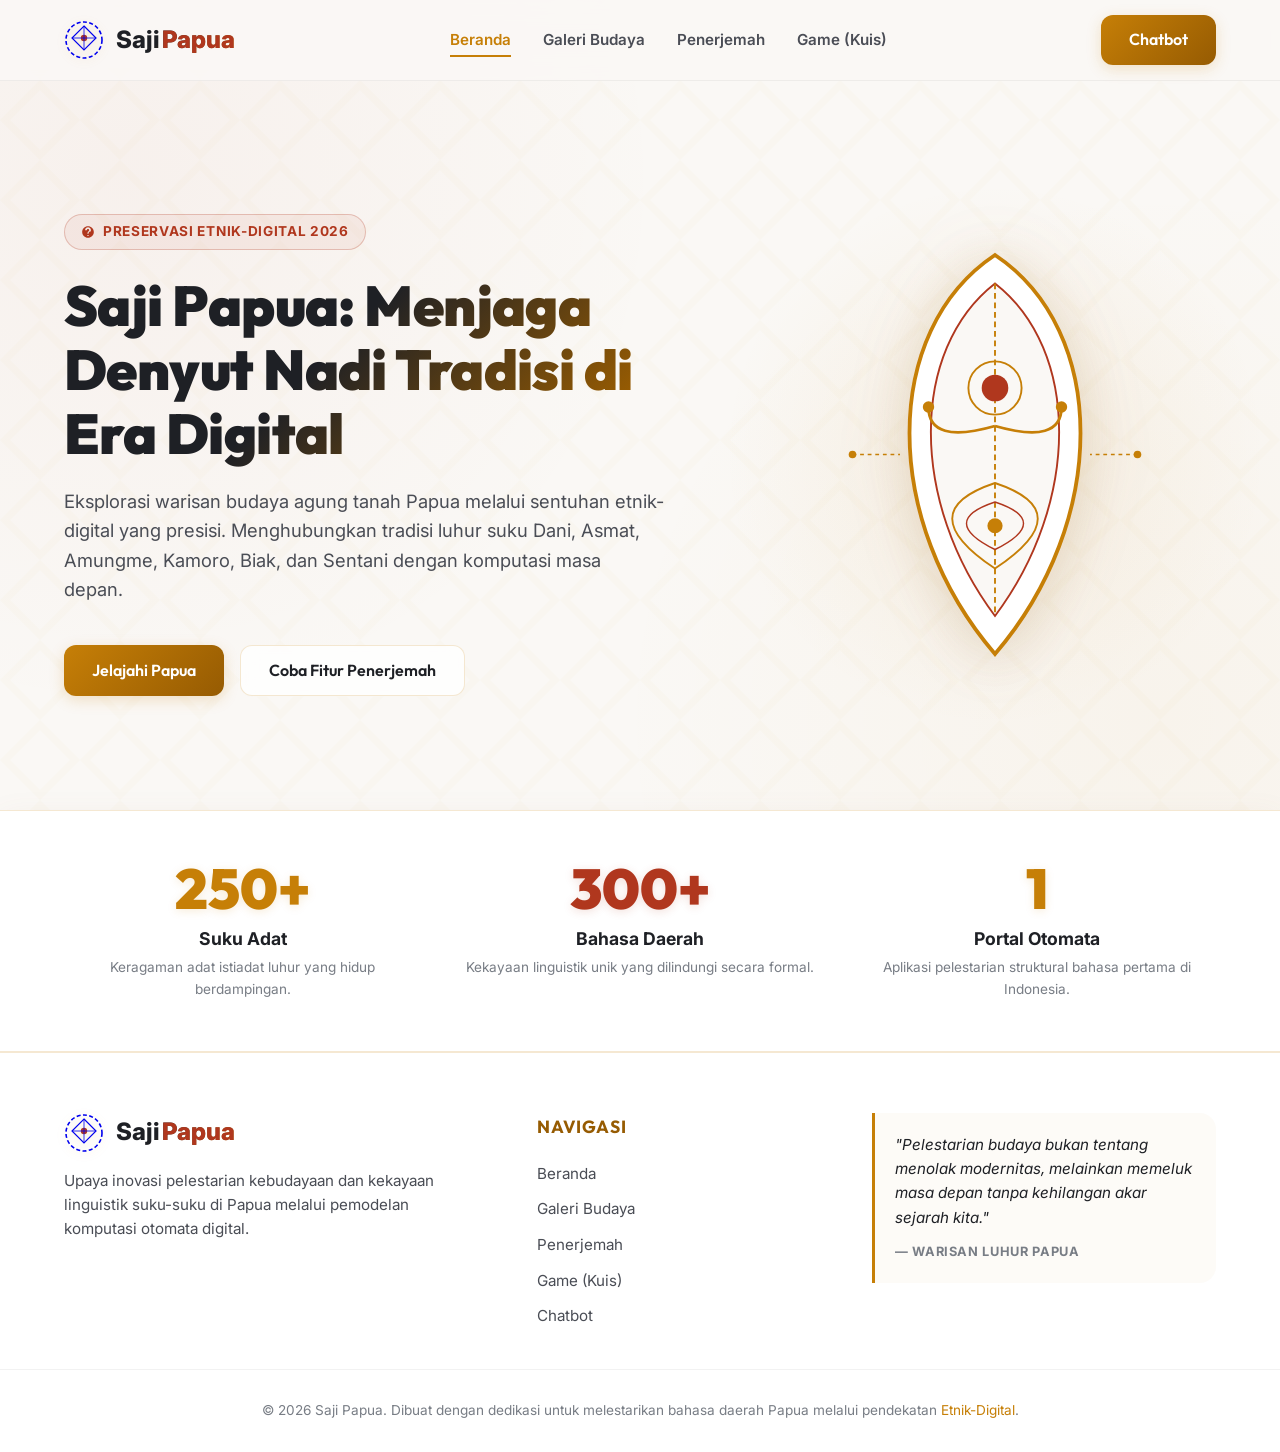
<file: index.html>
<!DOCTYPE html>
<html lang="id">

<head>
    <meta charset="UTF-8">
    <meta name="viewport" content="width=device-width, initial-scale=1.0">
    <title>Saji Papua: Pelestarian Budaya Etnik-Digital</title>
    <meta name="description"
        content="Portal digital pelestarian warisan luhur budaya Papua suku Dani, Asmat, dan Tobati menggunakan teknologi otomata modern.">
    <link rel="stylesheet" href="styles.css">
</head>

<body>

    <!-- NAVIGASI BAR -->
    <nav class="navbar">
        <div class="container nav-container">
            <a href="index.html" class="logo-section">
                <!-- SVG Icon Logo Etnik-Digital -->
                <svg class="logo-icon" viewBox="0 0 100 100" xmlns="http://www.w3.org/2000/svg">
                    <circle cx="50" cy="50" r="45" fill="none" stroke="currentColor" stroke-width="4"
                        stroke-dasharray="10 6" />
                    <path d="M50 15 L80 45 L50 75 L20 45 Z" fill="none" stroke="currentColor" stroke-width="3" />
                    <circle cx="50" cy="45" r="8" fill="var(--highlight-red)" />
                    <line x1="50" y1="15" x2="50" y2="75" stroke="currentColor" stroke-width="2" />
                    <line x1="20" y1="45" x2="80" y2="45" stroke="currentColor" stroke-width="2" />
                </svg>
                <span class="logo-text">Saji<span>Papua</span></span>
            </a>

            <ul class="nav-links">
                <li><a href="index.html" class="nav-link active">Beranda</a></li>
                <li><a href="galeri.html" class="nav-link">Galeri Budaya</a></li>
                <li><a href="penerjemah.html" class="nav-link">Penerjemah</a></li>
                <li><a href="kuis.html" class="nav-link">Game (Kuis)</a></li>
            </ul>

            <div class="nav-cta">
                <a href="chatbot.html" class="btn btn-primary">Chatbot</a>
            </div>

            <button class="menu-btn" aria-label="Toggle Menu" onclick="toggleMenu()">
                <svg viewBox="0 0 24 24" fill="none" stroke="currentColor" stroke-width="2">
                    <line x1="3" y1="12" x2="21" y2="12"></line>
                    <line x1="3" y1="6" x2="21" y2="6"></line>
                    <line x1="3" y1="18" x2="21" y2="18"></line>
                </svg>
            </button>
        </div>
    </nav>

    <!-- HERO SECTION -->
    <header class="hero">
        <div class="container hero-grid">
            <div class="hero-content">
                <div class="hero-tagline">
                    <svg viewBox="0 0 24 24">
                        <path
                            d="M12 2C6.48 2 2 6.48 2 12s4.48 10 10 10 10-4.48 10-10S17.52 2 12 2zm1 17h-2v-2h2v2zm2.07-7.75l-.9.92C13.45 12.9 13 13.5 13 15h-2v-.5c0-1.1.45-2.1 1.17-2.83l1.24-1.26c.37-.36.59-.86.59-1.41 0-1.1-.9-2-2-2s-2 .9-2 2H7c0-2.76 2.24-5 5-5s5 2.24 5 5c0 1.04-.42 1.99-1.07 2.75z" />
                    </svg>
                    Preservasi Etnik-Digital 2026
                </div>
                <h1 class="hero-title">Saji Papua: Menjaga Denyut Nadi Tradisi di Era Digital</h1>
                <p class="hero-subtitle">Eksplorasi warisan budaya agung tanah Papua melalui sentuhan etnik-digital yang
                    presisi. Menghubungkan tradisi luhur suku Dani, Asmat, Amungme, Kamoro, Biak, dan Sentani dengan komputasi masa depan.</p>
                <div class="hero-ctas">
                    <a href="galeri.html" class="btn btn-primary">Jelajahi Papua</a>
                    <a href="penerjemah.html" class="btn btn-secondary">Coba Fitur Penerjemah</a>
                </div>
            </div>

            <div class="hero-visual">
                <div class="visual-backdrop"></div>
                <!-- Etnik-Digital Asmat Shield SVG -->
                <svg class="visual-art" viewBox="0 0 400 500" fill="none" xmlns="http://www.w3.org/2000/svg">
                    <!-- Shield Base -->
                    <path d="M200 40 C320 120, 320 320, 200 460 C80 320, 80 120, 200 40 Z" fill="#ffffff"
                        stroke="var(--accent-gold)" stroke-width="4" />
                    <!-- Inner Shield Decor -->
                    <path d="M200 70 C290 140, 290 300, 200 420 C110 300, 110 140, 200 70 Z" fill="#faf8f5"
                        stroke="var(--highlight-red)" stroke-width="2" />

                    <!-- Center Carving Motif (Etnik-Digital) -->
                    <line x1="200" y1="70" x2="200" y2="420" stroke="var(--accent-gold)" stroke-width="2"
                        stroke-dasharray="6 4" />

                    <!-- Digital Nodes & Circles (Asmat Face Representation) -->
                    <circle cx="200" cy="180" r="28" fill="none" stroke="var(--accent-gold)" stroke-width="2" />
                    <circle cx="200" cy="180" r="14" fill="var(--highlight-red)" />

                    <!-- Left and Right Digital Wings (Asmat Wave) -->
                    <path d="M200 220 Q270 240 270 200" stroke="var(--accent-gold)" stroke-width="3" />
                    <path d="M200 220 Q130 240 130 200" stroke="var(--accent-gold)" stroke-width="3" />
                    <circle cx="270" cy="200" r="6" fill="var(--accent-gold)" />
                    <circle cx="130" cy="200" r="6" fill="var(--accent-gold)" />

                    <!-- Lower Mask Carving -->
                    <path d="M200 280 Q290 310 200 370 Q110 310 200 280 Z" fill="none" stroke="var(--accent-gold)"
                        stroke-width="2" />
                    <path d="M200 300 Q260 320 200 350 Q140 320 200 300 Z" fill="none" stroke="var(--highlight-red)"
                        stroke-width="1.5" />
                    <circle cx="200" cy="325" r="8" fill="var(--accent-gold)" />

                    <!-- Digital Lines Overlay -->
                    <line x1="50" y1="250" x2="100" y2="250" stroke="var(--accent-gold)" stroke-width="1.5"
                        stroke-dasharray="4 4" />
                    <circle cx="50" cy="250" r="4" fill="var(--accent-gold)" />
                    <line x1="350" y1="250" x2="300" y2="250" stroke="var(--accent-gold)" stroke-width="1.5"
                        stroke-dasharray="4 4" />
                    <circle cx="350" cy="250" r="4" fill="var(--accent-gold)" />
                </svg>
            </div>
        </div>
    </header>

    <!-- IMPACT / STATISTICS SECTION -->
    <section class="statistics" id="stats">
        <div class="container">
            <div class="stats-grid">
                <div class="stat-card">
                    <div class="stat-number">250+</div>
                    <div class="stat-label">Suku Adat</div>
                    <div class="stat-desc">Keragaman adat istiadat luhur yang hidup berdampingan.</div>
                </div>
                <div class="stat-card">
                    <div class="stat-number highlight">300+</div>
                    <div class="stat-label">Bahasa Daerah</div>
                    <div class="stat-desc">Kekayaan linguistik unik yang dilindungi secara formal.</div>
                </div>
                <div class="stat-card">
                    <div class="stat-number">1</div>
                    <div class="stat-label">Portal Otomata</div>
                    <div class="stat-desc">Aplikasi pelestarian struktural bahasa pertama di Indonesia.</div>
                </div>
            </div>
        </div>
    </section>

    <!-- FOOTER -->
    <footer class="footer">
        <div class="container footer-grid">
            <div class="footer-about">
                <a href="index.html" class="logo-section">
                    <svg class="logo-icon" viewBox="0 0 100 100" xmlns="http://www.w3.org/2000/svg">
                        <circle cx="50" cy="50" r="45" fill="none" stroke="currentColor" stroke-width="4"
                            stroke-dasharray="10 6" />
                        <path d="M50 15 L80 45 L50 75 L20 45 Z" fill="none" stroke="currentColor" stroke-width="3" />
                        <circle cx="50" cy="45" r="8" fill="var(--highlight-red)" />
                        <line x1="50" y1="15" x2="50" y2="75" stroke="currentColor" stroke-width="2" />
                        <line x1="20" y1="45" x2="80" y2="45" stroke="currentColor" stroke-width="2" />
                    </svg>
                    <span class="logo-text">Saji<span>Papua</span></span>
                </a>
                <p>Upaya inovasi pelestarian kebudayaan dan kekayaan linguistik suku-suku di Papua melalui pemodelan
                    komputasi otomata digital.</p>
            </div>

            <div class="footer-links-col">
                <h4>Navigasi</h4>
                <ul class="footer-links">
                    <li><a href="index.html">Beranda</a></li>
                    <li><a href="galeri.html">Galeri Budaya</a></li>
                    <li><a href="penerjemah.html">Penerjemah</a></li>
                    <li><a href="kuis.html">Game (Kuis)</a></li>
                    <li><a href="chatbot.html">Chatbot</a></li>
                </ul>
            </div>

            <div class="footer-links-col">
                <div class="footer-quote">
                    <p>"Pelestarian budaya bukan tentang menolak modernitas, melainkan memeluk masa depan tanpa
                        kehilangan akar sejarah kita."</p>
                    <span>— Warisan Luhur Papua</span>
                </div>
            </div>
        </div>

        <div class="footer-bottom">
            <div class="container">
                <p>&copy; 2026 Saji Papua. Dibuat dengan dedikasi untuk melestarikan bahasa daerah Papua melalui
                    pendekatan <span>Etnik-Digital</span>.</p>
            </div>
        </div>
    </footer>

    <!-- NAVBAR INTERACTION SCRIPT -->
    <script>
        function toggleMenu() {
            const navLinks = document.querySelector(".nav-links");
            navLinks.classList.toggle("mobile-active");
        }
        
        // Sticky Navbar script
        window.addEventListener("scroll", () => {
            const navbar = document.querySelector(".navbar");
            if (window.scrollY > 50) {
                navbar.classList.add("scrolled");
            } else {
                navbar.classList.remove("scrolled");
            }
        });
    </script>
</body>

</html>
</file>
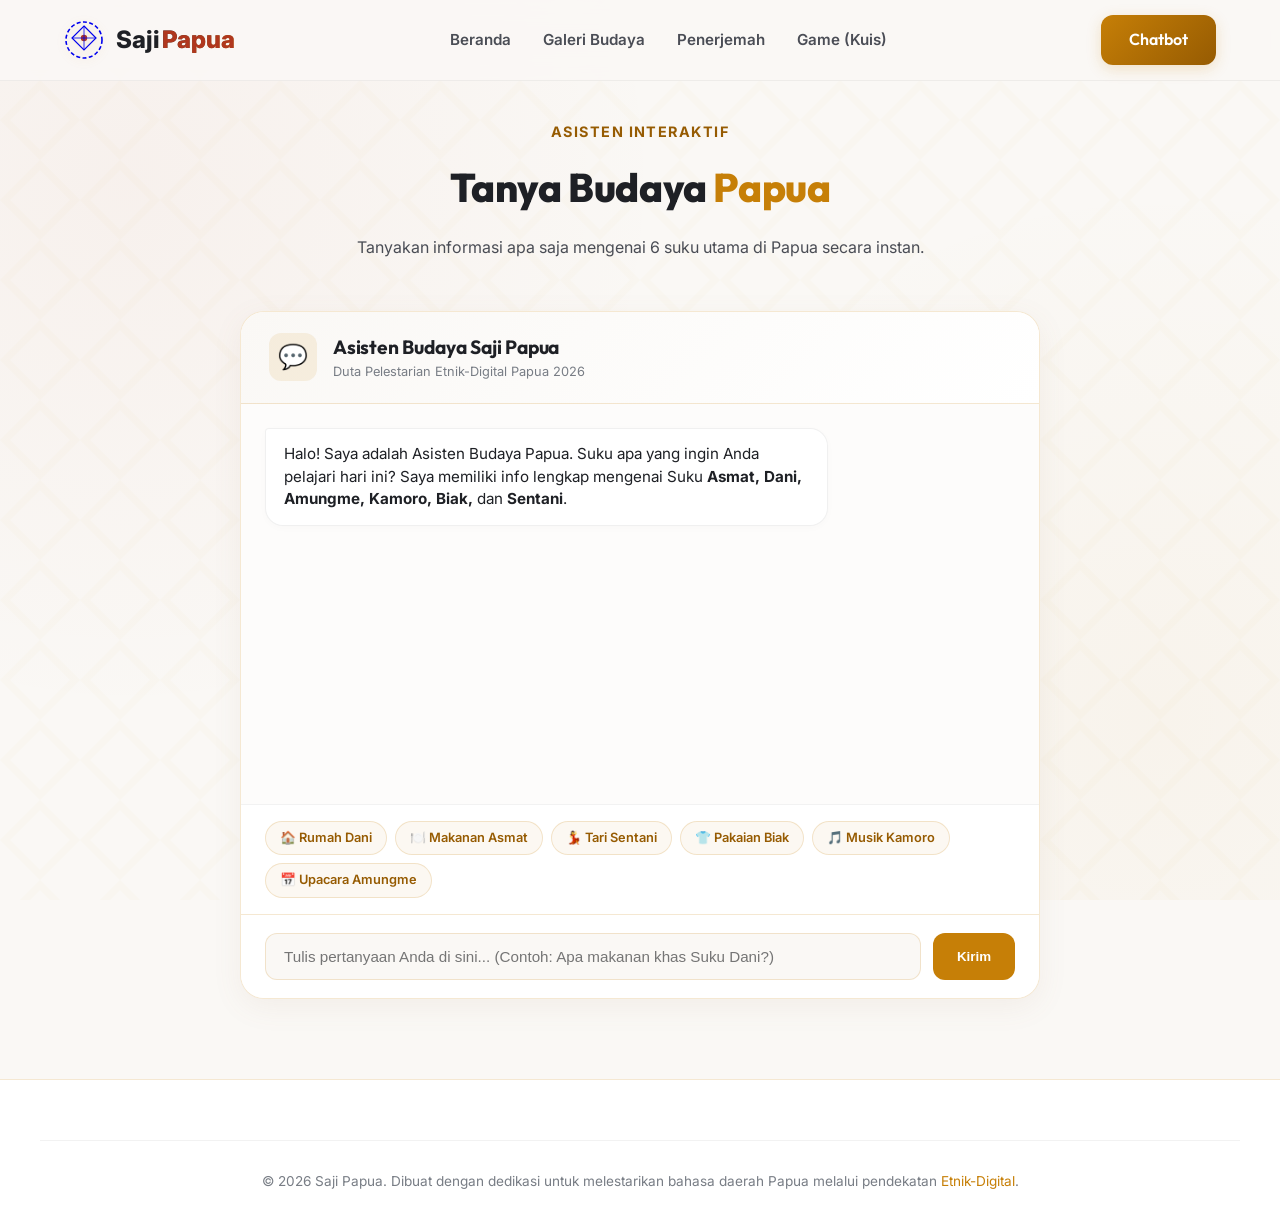
<file: chatbot.html>
<!DOCTYPE html>
<html lang="id">

<head>
    <meta charset="UTF-8">
    <meta name="viewport" content="width=device-width, initial-scale=1.0">
    <title>Chatbot Budaya - Saji Papua</title>
    <link rel="stylesheet" href="styles.css">
</head>

<body>

    <!-- NAVIGASI BAR -->
    <nav class="navbar">
        <div class="container nav-container">
            <a href="index.html" class="logo-section">
                <!-- SVG Icon Logo Etnik-Digital -->
                <svg class="logo-icon" viewBox="0 0 100 100" xmlns="http://www.w3.org/2000/svg">
                    <circle cx="50" cy="50" r="45" fill="none" stroke="currentColor" stroke-width="4"
                        stroke-dasharray="10 6" />
                    <path d="M50 15 L80 45 L50 75 L20 45 Z" fill="none" stroke="currentColor" stroke-width="3" />
                    <circle cx="50" cy="45" r="8" fill="var(--highlight-red)" />
                    <line x1="50" y1="15" x2="50" y2="75" stroke="currentColor" stroke-width="2" />
                    <line x1="20" y1="45" x2="80" y2="45" stroke="currentColor" stroke-width="2" />
                </svg>
                <span class="logo-text">Saji<span>Papua</span></span>
            </a>

            <ul class="nav-links">
                <li><a href="index.html" class="nav-link">Beranda</a></li>
                <li><a href="galeri.html" class="nav-link">Galeri Budaya</a></li>
                <li><a href="penerjemah.html" class="nav-link">Penerjemah</a></li>
                <li><a href="kuis.html" class="nav-link">Game (Kuis)</a></li>
            </ul>

            <div class="nav-cta">
                <a href="chatbot.html" class="btn btn-primary">Chatbot</a>
            </div>

            <button class="menu-btn" aria-label="Toggle Menu" onclick="toggleMenu()">
                <svg viewBox="0 0 24 24" fill="none" stroke="currentColor" stroke-width="2">
                    <line x1="3" y1="12" x2="21" y2="12"></line>
                    <line x1="3" y1="6" x2="21" y2="6"></line>
                    <line x1="3" y1="18" x2="21" y2="18"></line>
                </svg>
            </button>
        </div>
    </nav>

    <!-- CHATBOT SECTION -->
    <section style="padding-top: 120px; min-height: 85vh;">
        <div class="container">
            <div class="features-header">
                <span class="section-tag">Asisten Interaktif</span>
                <h2 class="section-title">Tanya Budaya <span>Papua</span></h2>
                <p class="section-subtitle">Tanyakan informasi apa saja mengenai 6 suku utama di Papua secara instan.
                </p>
            </div>

            <div class="chat-container">
                <div class="chat-header">
                    <div class="chat-bot-icon">💬</div>
                    <div class="chat-header-info">
                        <h3>Asisten Budaya Saji Papua</h3>
                        <p>Duta Pelestarian Etnik-Digital Papua 2026</p>
                    </div>
                </div>

                <div class="chat-messages" id="chat-messages">
                    <div class="chat-bubble bot">
                        Halo! Saya adalah Asisten Budaya Papua. Suku apa yang ingin Anda pelajari hari ini? Saya
                        memiliki info lengkap mengenai Suku <strong>Asmat, Dani, Amungme, Kamoro, Biak,</strong> dan
                        <strong>Sentani</strong>.
                    </div>
                </div>

                <div class="chat-presets">
                    <div class="preset-chip" onclick="askPreset('Rumah adat Suku Dani')">🏠 Rumah Dani</div>
                    <div class="preset-chip" onclick="askPreset('Makanan khas Suku Asmat')">🍽️ Makanan Asmat</div>
                    <div class="preset-chip" onclick="askPreset('Tarian tradisional Suku Sentani')">💃 Tari Sentani
                    </div>
                    <div class="preset-chip" onclick="askPreset('Pakaian laki-laki Suku Biak')">👕 Pakaian Biak</div>
                    <div class="preset-chip" onclick="askPreset('Alat musik Suku Kamoro')">🎵 Musik Kamoro</div>
                    <div class="preset-chip" onclick="askPreset('Upacara Suku Amungme')">📅 Upacara Amungme</div>
                </div>

                <div class="chat-input-area">
                    <input type="text" class="chat-input" id="chat-input"
                        placeholder="Tulis pertanyaan Anda di sini... (Contoh: Apa makanan khas Suku Dani?)"
                        onkeypress="handleKeyPress(event)">
                    <button class="chat-send-btn" onclick="sendMessage()">Kirim</button>
                </div>
            </div>
        </div>
    </section>

    <!-- FOOTER -->
    <footer class="footer">
        <div class="container footer-bottom">
            <p>&copy; 2026 Saji Papua. Dibuat dengan dedikasi untuk melestarikan bahasa daerah Papua melalui pendekatan
                <span>Etnik-Digital</span>.</p>
        </div>
    </footer>

    <!-- SCRIPT DATA & PROCESSOR -->
    <script src="data_chatbot.js"></script>
    <script>
        function toggleMenu() {
            const navLinks = document.querySelector(".nav-links");
            navLinks.classList.toggle("mobile-active");
        }

        // Sticky Navbar script
        window.addEventListener("scroll", () => {
            const navbar = document.querySelector(".navbar");
            if (window.scrollY > 50) {
                navbar.classList.add("scrolled");
            } else {
                navbar.classList.remove("scrolled");
            }
        });

        // Suku Database
        const SUKU_DATA = {
            "asmat": {
                "nama": "Suku Asmat",
                "deskripsi": "Suku Asmat terkenal dengan seni ukiran totem kayu tradisional yang sakral serta sistem kemasyarakatan mereka yang kental dengan upacara adat.",
                "kategori": {
                    "rumah_adat": "Rumah Jew (rumah panjang panggung, bisa dihuni 10–12 KK, bahan kayu besi & sagu, tahan 15–20 tahun, fungsi utama tempat tinggal & upacara ukir).",
                    "pakaian_laki_laki": "Kawat penis (tutup kemaluan dari labu kering), rok rumbai dari serat sagu atau daun sagu, hiasan bulu kasuari & taring babi.",
                    "pakaian_perempuan": "Rok rumbai pendek dari serat sagu, tubuh dilumuri tanah liat atau minyak kelapa, kalung dari gigi anjing atau kerang.",
                    "makanan": "Sagu bakar, papeda, ulat sagu panggang (makanan ritual), ikan bakar, bubur sagu dengan kelapa.",
                    "tarian": "Tari Yamate (tari perang), Tari Gantar (tari gembira), Tari Bis (tari ritual untuk roh leluhur).",
                    "hari_besar": "Festival Pisau (upacara ukir kayu), Festival Asmat (Agustus), upacara Mbitoro (inisiasi pria).",
                    "alat_musik": "Tifa (drum dari kayu sagu), Fu (suling bambu), Embra (terompet dari keong laut)."
                }
            },
            "dani": {
                "nama": "Suku Dani",
                "deskripsi": "Suku Dani mendiami pegunungan Lembah Baliem. Mereka terkenal dengan upacara bakar batu massal dan penggunaan pakaian adat tradisional.",
                "kategori": {
                    "rumah_adat": "Honai (pria), Ebeai (wanita), bentuk bulat/kerucut, bahan kayu & jerami, tahan 10–15 tahun, 1 keluarga inti.",
                    "pakaian_laki_laki": "Koteka (penutup kemaluan dari labu panjang), aksesoris dari bulu cenderawasih, gelang dari kulit kerang.",
                    "pakaian_perempuan": "Rok rumbai pendek dari serat tanaman atau daun, tubuh dilumuri lemak babi & tanah liat, noken (tas anyaman) di punggung.",
                    "makanan": "Ubi jalar (petatas) panggang batu, babi bakar, sayur keladi, papeda sagu, ulat sagu.",
                    "tarian": "Tari Perang (tiruan perang), Tari Gemabak (tari penyambutan), Tari Edlagan (tari gembira).",
                    "hari_besar": "Festival Lembah Baliem (Agustus), upacara Wamena (bakar batu massal), upacara Sumpah Babi (perdamaian).",
                    "alat_musik": "Pikon (getaran bambu), Tifa kayu, Fu suling bambu, Kererut (alat musik gesek bambu)."
                }
            },
            "amungme": {
                "nama": "Suku Amungme",
                "deskripsi": "Suku Amungme mendiami dataran tinggi bersalju Papua Tengah. Mereka memandang tanah dan gunung sebagai bagian sakral dari tubuh leluhur.",
                "kategori": {
                    "rumah_adat": "Humai (rumah bulat seperti Honai tapi lebih kecil), bahan kayu & alang-alang, 1 KK, tahan 10 tahun, fungsi tempat tinggal & lumbung.",
                    "pakaian_laki_laki": "Koteka pendek (dari labu atau kayu), topi dari bulu burung, kalung dari tulang hewan.",
                    "pakaian_perempuan": "Rok daun atau serat, noken tas punggung, penutup dada dari anyaman serat, tubuh dihias tanah liat merah.",
                    "makanan": "Ubi jalar, sayur pakis, rebung, daging rusa atau babi bakar, bubur sagu, ikan kecil dari sungai.",
                    "tarian": "Tari Tumbu Tanah (ritual pertanian), Tari Pesta Ubi (syukuran panen).",
                    "hari_besar": "Upacara Tikim (inisiasi anak laki-laki), pesta panen ubi (September–Oktober).",
                    "alat_musik": "Tifa kayu, Fu suling bambu, Kecapi bambu (petik)."
                }
            },
            "kamoro": {
                "nama": "Suku Kamoro",
                "deskripsi": "Suku Kamoro hidup di sepanjang pesisir selatan Papua. Kebudayaan mereka sangat dipengaruhi oleh lingkungan sungai, laut, dan bakau.",
                "kategori": {
                    "rumah_adat": "Komea (rumah panggung persegi panjang, dihuni 5–6 KK), bahan kayu & atap sagu, tahan 10–15 tahun, fungsi tempat tinggal & upacara.",
                    "pakaian_laki_laki": "Kawatka (penutup kemaluan dari kayu atau labu), rok serat sagu, hiasan dari cangkang kerang & bulu kasuari.",
                    "pakaian_perempuan": "Rok pendek serat sagu, tubuh bertato (motif lingkaran & garis), kalung gigi anjing.",
                    "makanan": "Papeda, sagu bakar, ikan asap, kepiting bakau, udang sungai, umbi-umbian, ulat sagu.",
                    "tarian": "Tari Emakwe (tari topeng), Tari Mboti (tari gembira pasca panen).",
                    "hari_besar": "Upacara Mboti (pesta sagu setiap 5 tahun sekali), Festival Kamoro (setiap tahun).",
                    "alat_musik": "Tifa ukir khas Kamoro, Fu suling bambu, Okobere (alat musik tiup dari keong)."
                }
            },
            "biak": {
                "nama": "Suku Biak",
                "deskripsi": "Suku Biak mendiami kepulauan di Teluk Cenderawasih. Mereka dikenal sebagai pelaut tangguh, penjelajah samudera, serta perajin perahu tradisional.",
                "kategori": {
                    "rumah_adat": "Rumsram (rumah panggung berbentuk perahu terbalik), bahan kayu besi & atap rumbia, tahan 20–30 tahun, dihuni 2–3 keluarga.",
                    "pakaian_laki_laki": "Sali (kain cawat), topi dari bulu cenderawasih, perisai dari kayu, gelang dan kalung kerang.",
                    "pakaian_perempuan": "Sali pendek (kain dari kulit kayu atau serat), rok rumbai, mahkota dari bulu & manik-manik.",
                    "makanan": "Papeda, ikan kuah kuning (ikan tongkol), sagu lempeng (panggang), umbi-umbian, kelapa muda.",
                    "tarian": "Tari Yospan (perpaduan tari perang & gembira), Tari War (tari perang).",
                    "hari_besar": "Festival Pesisir Biak (Juni–Juli), upacara Naik Rumah Baru (Rumsram), pesta laut.",
                    "alat_musik": "Tifa Biak (bentuk lebih panjang), Suling bambu, Mambisan (alat musik dari bambu dipukul), Gong kayu."
                }
            },
            "sentani": {
                "nama": "Suku Sentani",
                "deskripsi": "Suku Sentani hidup di sekitar perairan Danau Sentani yang indah. Kehidupan mereka berpusat pada perairan, kerajinan lukis kulit kayu, serta festival budaya.",
                "kategori": {
                    "rumah_adat": "Khouw (rumah panggung di atas danau/daratan), bahan kayu besi & atap ijuk, tahan 20 tahun, dihuni 1 keluarga besar (3–4 KK).",
                    "pakaian_laki_laki": "Cawat dari kulit kayu, hiasan kepala dari bulu cenderawasih, kalung manik-manik & kerang, perisai kayu ukir.",
                    "pakaian_perempuan": "Rok rumbai dari serat sagu atau daun keladi, penutup dada, noken, banyak perhiasan manik-manik warna-warni.",
                    "makanan": "Ikan bakar dan goreng (khas Danau Sentani), papeda sagu, umbi-umbian, sayur keladi, sagu lempeng.",
                    "tarian": "Tari Isosolo (tari selamat datang di atas air), Tari Ehabla (tari perang di panggung).",
                    "hari_besar": "Festival Danau Sentani (Juni–Juli), lomba perahu hias, upacara adat Mbate (syukuran ikan).",
                    "alat_musik": "Tifa kecil, Fu suling bambu, Kase (alat musik tiup dari bambu), Totobuang (gong kecil kayu)."
                }
            }
        };

        const CATEGORIES = {
            "rumah_adat": ["rumah adat", "rumah", "honai", "jew", "humai", "komea", "rumsram", "khouw", "tsyem", "ebeai", "karapao", "tempat tinggal", "hunian", "bangunan", "bentuk rumah", "arsitektur"],
            "pakaian_laki_laki": ["pakaian adat", "baju adat", "pakaian", "baju", "busana", "pakaian laki-laki", "baju laki-laki", "pakaian pria", "koteka", "kawat penis", "kawatka", "sali", "busana pria", "pakaian adat cowok", "aksesoris pria", "hiasan kepala pria"],
            "pakaian_perempuan": ["pakaian adat", "baju adat", "pakaian", "baju", "busana", "pakaian perempuan", "baju perempuan", "pakaian wanita", "noken", "cawat perempuan", "rok rumbai", "busana wanita", "pakaian adat cewek", "aksesoris wanita", "perhiasan wanita", "rok daun", "rok serat sagu", "tato perempuan"],
            "makanan": ["makanan", "kuliner", "papeda", "sagu", "ubi", "ulat sagu", "ikan bakar", "makanan khas", "hidangan", "santapan", "makanan pokok", "makanan tradisional", "petatas", "sayur keladi", "babi bakar"],
            "tarian": ["tarian", "tari", "yamate", "gantar", "bis", "perang", "gemabak", "edlagan", "tumbu tanah", "isosolo", "yospan", "war", "emakwe", "mboti", "ehabla", "gerak tari", "tari-tarian", "kesenian tari", "tari adat", "pesta tari"],
            "hari_besar": ["hari besar", "upacara", "festival", "bakar batu", "mbitoro", "wamena", "tikim", "mboti", "pesta panen", "festival budaya", "ritual", "tradisi", "perayaan", "festival lembah baliem", "festival asmat", "festival sentani", "upacara adat"],
            "alat_musik": ["alat musik", "musik", "tifa", "fu", "pikon", "embra", "okobere", "gong", "instrumen", "bunyi-bunyian", "alat kesenian", "kererut", "kecapi bambu", "mambisan", "kase", "totobuang"]
        };

        const CATEGORY_NAMES = {
            "rumah_adat": "🏠 Rumah Adat",
            "pakaian_laki_laki": "👦 Pakaian Adat Laki-laki",
            "pakaian_perempuan": "👧 Pakaian Adat Perempuan",
            "makanan": "🍽️ Makanan Khas",
            "tarian": "💃 Tarian Tradisional",
            "hari_besar": "📅 Hari Besar / Upacara",
            "alat_musik": "🎵 Alat Musik"
        };

        function getBotResponse(query) {
            let originalQuery = query;
            query = query.toLowerCase();

            // 0. Cek Pencarian Tempat Wisata Spesifik (8 Destinasi)
            const WISATA_DATA = [
                {
                    keywords: ["raja ampat", "pulau raja ampat", "waigeo", "misool", "salawati", "batanta"],
                    nama: "Raja Ampat",
                    suku: "biak", 
                    nama_suku: "Suku Biak", 
                    deskripsi: "Raja Ampat merupakan destinasi wisata dunia di Papua yang memukau lewat kumpulan pulau besar dan kecil, dengan empat pulau utamanya meliputi Waigeo, Misool, Salawati, dan Batanta. Kawasan ini sangat terkenal dengan kekayaan bawah lautnya yang dihuni oleh penyu laut serta sekitar 1.511 spesies ikan. Bagi para pelancong yang ingin mendapatkan pengalaman menyelam terbaik dengan kondisi cuaca yang mendukung serta visibilitas air laut yang sangat jernih, waktu kunjungan paling ideal adalah pada bulan Oktober dan November."
                },
                {
                    keywords: ["danau sentani", "wisata sentani", "danau terbesar"],
                    nama: "Danau Sentani",
                    suku: "sentani", 
                    nama_suku: "Suku Sentani", 
                    deskripsi: "Sebagai danau terbesar di Papua yang terletak di ketinggian 75 meter di atas permukaan laut, Danau Sentani menyuguhkan panorama alam menakjubkan yang dikelilingi oleh sekitar 21 pulau di sekitarnya. Di destinasi ini, para pengunjung dapat menikmati berbagai aktivitas seru seperti berenang, memancing, berkeliling area danau menggunakan perahu yang disewakan, hingga mencicipi kuliner lokal. Selain menikmati keindahan alamnya, kesempatan berinteraksi langsung dengan penduduk setempat juga menjadi salah satu pengalaman berharga yang tidak boleh dilewatkan oleh wisatawan."
                },
                {
                    keywords: ["pulau biak", "kampung amoi", "biak utara", "museum cenderawasih"],
                    nama: "Pulau Biak",
                    suku: "biak", 
                    nama_suku: "Suku Biak", 
                    deskripsi: "Pulau Biak yang berada di Teluk Cenderawasih membentuk Kabupaten Biak bersama Pulau Numfor dan menyimpan ragam destinasi menarik seperti Kampung Amoi di Biak Utara serta Museum Cenderawasih yang mengoleksi peninggalan Perang Dunia II. Wisatawan juga dapat mencicipi kuliner khas Singkong Marapen, mengunjungi Pantai Bosnik dan Air Terjun Wafsarak, atau melihat koleksi flora dan fauna lengkap di Taman Burung dan Taman Anggrek daerah Bosnik."
                },
                {
                    keywords: ["taman nasional lorentz", "lorentz", "puyuh salju", "dingiso"],
                    nama: "Taman Nasional Lorentz",
                    suku: "amungme", 
                    nama_suku: "Suku Amungme", 
                    deskripsi: "Taman Nasional Lorentz merupakan kawasan konservasi terbesar dengan ekosistem terlengkap di Asia Pasifik sekaligus menjadi taman nasional terbesar di Asia Tenggara yang telah diakui sebagai situs warisan dunia oleh UNESCO. Memiliki luas mencapai 2.505.600 hektare yang membentang di 10 kabupaten, taman ini dapat diakses melalui pintu masuk di tiga kota berbeda, yaitu Timika, Wamena, dan Enarotali. Di dalam kawasan megah ini, pengunjung dapat menjumpai berbagai fauna khas Papua yang sangat menarik, seperti puyuh salju, kanguru pohon dingiso, dan cendrawasih ekor panjang."
                },
                {
                    keywords: ["lembah baliem", "baliem", "pegunungan jayawijaya", "wamena"],
                    nama: "Lembah Baliem",
                    suku: "dani", 
                    nama_suku: "Suku Dani", 
                    deskripsi: "Terletak di sekitar Pegunungan Jayawijaya, Lembah Baliem menjadi tempat tinggal bagi suku Dani, Yali, dan Lani yang masih mempertahankan gaya hidup tradisional seperti mengenakan koteka dan rok rumbai di tengah peradaban mirip zaman batu yang sebagian besar hanya bisa diakses dengan berjalan kaki atau bersepeda. Setiap bulan Agustus, lembah ini menyelenggarakan Festival Lembah Baliem selama tiga hari yang bertujuan mengurangi konflik antar suku dan berhasil memikat wisatawan melalui atraksi budaya, lomba karapan babi antar desa, serta pesta babi bakar."
                },
                {
                    keywords: ["air terjun wafsarak", "wafsarak", "air terjun"],
                    nama: "Air Terjun Wafsarak",
                    suku: "biak", 
                    nama_suku: "Suku Biak", 
                    deskripsi: "Air Terjun Wafsarak yang terletak di Biak Utara, Papua Barat, adalah destinasi wisata setinggi 10 meter yang menawarkan keindahan tersembunyi dan suasana alami di tengah hutan sebagai tempat pelarian dari rutinitas harian. Akses menuju lokasi ini tergolong sangat mudah sehingga suara gemericik airnya sudah dapat terdengar dari pinggir jalan, serta memiliki kolam di bawahnya yang berair sangat jernih. Karena kondisinya yang aman dan ideal untuk berenang maupun bermain air bersama anak-anak, tempat ini menjadi rekomendasi liburan yang sangat tepat untuk dikunjungi bersama keluarga."
                },
                {
                    keywords: ["taman nasional teluk cendrawasih", "teluk cendrawasih", "pulau mioswaar", "hiu paus"],
                    nama: "Taman Nasional Teluk Cendrawasih",
                    suku: "biak", 
                    nama_suku: "Suku Biak", 
                    deskripsi: "Didominasi oleh wilayah perairan, Taman Nasional Teluk Cenderawasih memegang predikat sebagai kawasan konservasi laut terbesar dan terluas di Indonesia yang menjadi surga bagi para pencinta aktivitas menyelam atau diving. Saat menyelam di perairan yang kaya akan flora dan fauna bawah laut ini, penyelam akan disuguhi ratusan jenis moluska dan ikan, serta berkesempatan bertemu langsung dengan kura-kura, penyu, hiu, dan lumba-lumba. Selain menikmati pesona bawah laut, wisatawan juga dapat menjelajahi pulau-pulau sekitar, termasuk Pulau Mioswaar yang memiliki daya tarik unik berupa gua dengan sumber air panas berkandungan belerang."
                },
                {
                    keywords: ["taman nasional wasur", "wasur", "hutan sabana", "merauke"],
                    nama: "Taman Nasional Wasur",
                    suku: "kamoro", 
                    nama_suku: "Suku Kamoro", 
                    deskripsi: "Terletak di Kabupaten Merauke dengan luas mencapai 413.810 hektare, Taman Nasional Wasur menyuguhkan petualangan menakjubkan bagi para pelancong karena menyimpan hutan sabana terbesar di Indonesia bahkan di Asia. Tempat ini merupakan habitat bagi kekayaan flora dan fauna khas Papua, di mana sebagian besar hewannya merupakan spesies migran yang hidup tersebar di enam ekosistem berbeda. Berkunjung ke taman nasional ini menjadi sebuah keharusan bagi para wisatawan untuk melengkapi pengalaman liburan mereka di Papua, terutama agar bisa melihat langsung fauna unik seperti burung kasuari."
                }
            ];

            for (let w of WISATA_DATA) {
                for (let kw of w.keywords) {
                    if (new RegExp("\\b" + kw + "\\b", "i").test(query)) {
                        let response = `Berikut adalah informasi mengenai wisata <strong>${w.nama.toUpperCase()}</strong>:<br><br>`;
                        response += `<em>${w.deskripsi}</em><br><br>`;
                        response += `Kawasan ini sangat berhubungan erat dengan kebudayaan <strong>${w.nama_suku}</strong>.<br><br>`;
                        response += `<a href="galeri.html?filter=tourism&open=${encodeURIComponent(w.nama)}" target="_blank" class="btn btn-primary" style="display:inline-block; padding: 6px 12px; font-size: 0.9rem; font-weight:bold; background-color: var(--accent-gold); color:#fff; border-radius:4px; text-decoration:none;">🖼️ Lihat Gambar Galeri</a>`;
                        return response;
                    }
                }
            }

            // Jika hanya bertanya "wisata" secara umum tapi tidak menyebut tempat spesifik
            if (/\b(wisata|destinasi|tempat\s*menarik|kunjungi)\b/i.test(query)) {
                let response = "Papua memiliki banyak destinasi wisata yang luar biasa. Berikut adalah beberapa wisata yang ada di database saya:<br><ul>";
                for (let w of WISATA_DATA) {
                    response += `<li><strong>${w.nama}</strong> (Terkait ${w.nama_suku})</li>`;
                }
                response += "</ul><br>Silakan sebutkan salah satu tempat di atas jika Anda ingin mengetahui informasi lebih detail!";
                return response;
            }

            // 0.5. Cek Pencarian Alat Musik Spesifik
            const ALAT_MUSIK_DATA = [
                {keywords: ["amyem"], nama: "Amyem", deskripsi: "Alat musik tiup sejenis trompet dari kayu putih milik Suku Web di Kabupaten Keerom, biasa mengiringi tarian daerah Papua."},
                {keywords: ["atowo"], nama: "Atowo", deskripsi: "Alat musik tabuh Papua berbentuk bulat panjang, ringan, dan kecil — dimainkan satu tangan menabuh dengan teknik khusus sebagai hiburan rakyat."},
                {keywords: ["butshake"], nama: "Butshake", deskripsi: "Alat musik rattle dari bambu berisi buah kenari asal Muyu, Merauke — digoyang hingga buah kenari saling bertumbuk menghasilkan irama tarian adat."},
                {keywords: ["fu", "fuu"], nama: "Fuu", deskripsi: "Alat musik tiup dari kayu dan bambu khas Suku Asmat Merauke — berfungsi memanggil penduduk dan mengiringi tarian daerah Papua."},
                {keywords: ["kecapi mulut", "kecapi bambu"], nama: "Kecapi Mulut", deskripsi: "Alat musik dari bambu wulu Suku Dani — dijepit di bibir lalu ditiup sambil menarik tali, menghasilkan nada lembut untuk hiburan."},
                {keywords: ["krombi"], nama: "Krombi", deskripsi: "Alat musik pukul Suku Tehit dari Sorong Selatan — dimainkan dengan kayu kecil untuk mengiringi tari-tarian dalam upacara adat."},
                {keywords: ["pikon"], nama: "Pikon", deskripsi: "Alat musik Suku Dani dengan suara khas yang sumbang — digunakan untuk menghibur diri dan mengisi waktu luang setelah bekerja seharian."},
                {keywords: ["triton", "terompet kerang", "terompet keong"], nama: "Triton", deskripsi: "Alat musik tiup dari kerang besar Papua — dahulu sebagai sinyal komunikasi dan panggilan darurat antar warga, kini menjadi hiburan tradisional."},
                {keywords: ["yi"], nama: "Yi", deskripsi: "Alat musik dari kayu dan bambu berbentuk gempal coklat gelap — suaranya sangat unik, kini semakin langka dan sulit ditemukan."}
            ];

            for (let am of ALAT_MUSIK_DATA) {
                for (let kw of am.keywords) {
                    if (new RegExp("\\b" + kw + "\\b", "i").test(query)) {
                        let response = `Berikut adalah informasi mengenai alat musik <strong>${am.nama.toUpperCase()}</strong>:<br><br>`;
                        response += `<em>${am.deskripsi}</em><br><br>`;
                        response += `<a href="galeri.html?filter=music&open=${encodeURIComponent(am.nama)}" target="_blank" class="btn btn-primary" style="display:inline-block; padding: 6px 12px; font-size: 0.9rem; font-weight:bold; background-color: var(--accent-gold); color:#fff; border-radius:4px; text-decoration:none;">🖼️ Lihat Gambar Galeri</a>`;
                        return response;
                    }
                }
            }

            // 1. Cek FAQ menggunakan Regex agar lebih presisi (mengatasi salah pencocokan kata umum)
            const FAQ_REGEX_DATA = [
                { pattern: /\b(apa saja|daftar|sebutkan)?\s*suku\b.*\bpapua\b/i, answer: "Berdasarkan data yang saya punya, suku-suku di Papua meliputi: Suku Asmat, Suku Dani, Suku Amungme, Suku Kamoro, Suku Biak, dan Suku Sentani." },
                { pattern: /\bukiran\s*kayu\b/i, answer: "Suku di Papua yang paling terkenal dengan ukiran kayunya adalah **Suku Asmat**." },
                { pattern: /\b(beda|perbedaan)\b.*\b(honai|jew|rumsram)\b/i, answer: "Perbedaannya terletak pada:\n- **Bentuk & Bahan**: Honai (bulat, jerami), Jew (panjang, panggung, kayu), Rumsram (panggung bentuk perahu terbalik, kayu).\n- **Kapasitas**: Honai (1 keluarga inti), Jew (10-12 KK), Rumsram (2-3 keluarga).\n- **Fungsi**: Honai (tempat tinggal), Jew (pusat upacara & ukir), Rumsram (tempat tinggal pemuda)." },
                { pattern: /\bsemua\s*suku\b.*\bkoteka\b/i, answer: "Tidak semua. Laki-laki Asmat pakai kawat penis (labu kering), Dani dan Amungme pakai koteka, Kamoro pakai kawatka, Biak dan Sentani pakai cawat/sali dari kain/kulit kayu." },
                { pattern: /\bmakanan\b.*\bumum\b/i, answer: "Makanan khas Papua yang paling umum di semua suku adalah Papeda, sagu bakar, ulat sagu, ikan bakar, dan ubi jalar." },
                { pattern: /\bsemua\s*suku\b.*\btari\s*perang\b/i, answer: "Hampir semua memiliki, contoh: Tari Yamate (Asmat), Tari Perang (Dani), Tari Ehabla (Sentani), Tari War (Biak)." },
                { pattern: /\bfestival\b.*\b(terbesar|papua)\b/i, answer: "Nama festival budaya terbesar di Papua dari data tersebut adalah Festival Lembah Baliem (Dani), Festival Asmat, Festival Danau Sentani, dan Festival Pesisir Biak." },
                { pattern: /\b(tinggal|rumah|suku)\b.*\b(atas\s*air|danau)\b/i, answer: "Ada, yaitu Suku Sentani (rumah Khouw di atas Danau Sentani) dan sebagian suku Kamoro di pesisir." },
                { pattern: /\brumah\s*adat\b.*\bperahu\s*terbalik\b/i, answer: "Suku yang punya rumah adat berbentuk perahu terbalik adalah **Suku Biak** dengan rumah adat **Rumsram**." },
                { pattern: /\b(apa\s*itu\s*noken|suku.*noken|menggunakan\s*noken)\b/i, answer: "Noken adalah tas anyaman dari serat atau kulit kayu, yang digunakan oleh perempuan Dani, Amungme, Kamoro, Sentani, dan lainnya." },
                { pattern: /\bsuku\b.*\btato\b/i, answer: "Suku yang terkenal dengan tato di tubuh perempuannya adalah **Suku Kamoro** (dengan tato motif lingkaran dan garis)." },
                { pattern: /\balat\s*musik\b.*\bkeong\b/i, answer: "Ya, ada Suku Asmat (menggunakan Embra) dan Suku Kamoro (menggunakan Okobere)." },
                { pattern: /\bwisata\b.*\bmudah\s*dijangkau\b/i, answer: "Relatif paling mudah dijangkau: Lembah Baliem (Dani) via Wamena, Danau Sentani via Jayapura, Pulau Biak, dan Agats (Asmat) tapi aksesnya lebih terbatas." },
                { pattern: /\bperbedaan\b.*\b(pegunungan|pesisir)\b/i, answer: "Perbedaan utama antara suku pegunungan (Dani, Amungme) dan pesisir (Asmat, Kamoro, Biak):<br>- **Rumah adat**: Honai/Humai vs Jew/Komea/Rumsram<br>- **Pakaian**: Koteka vs kawat penis/cawat<br>- **Makanan pokok**: Ubi jalar dominan vs sagu dominan<br>- Tarian dan budaya lainnya." },
                { pattern: /\b(mempertahankan|budaya\s*asli)\b/i, answer: "Masih, tapi dengan tingkat yang berbeda-beda; festival dan upacara adat masih rutin digelar." },
                { pattern: /\b(wisata|kunjungi|berkunjung|tempat\s*menarik|lembah\s*baliem|danau\s*sentani|raja\s*ampat)\b/i, answer: "Berikut adalah beberapa destinasi wisata budaya yang sangat direkomendasikan untuk Anda kunjungi di Papua:<br>- **Lembah Baliem** (Suku Dani): Menikmati pesona alam pegunungan dan Festival Lembah Baliem pada bulan Agustus.<br>- **Danau Sentani** (Suku Sentani): Keindahan danau, desa terapung, dan Festival Danau Sentani pada pertengahan tahun.<br>- **Biak** (Suku Biak): Menyajikan pesona pesisir, laut yang indah, serta Festival Pesisir Biak.<br>- **Agats** (Suku Asmat): Pusat eksplorasi seni ukiran kayu tradisional Suku Asmat yang eksotis." }
            ];

            for (let faq of FAQ_REGEX_DATA) {
                if (faq.pattern.test(query)) {
                    return faq.answer;
                }
            }

            // 1. Check which suku matches using word boundaries
            let matchedSuku = [];
            for (let key in SUKU_DATA) {
                let regex = new RegExp("\\b" + key + "\\b", "i");
                if (regex.test(query) || (key === "amungme" && /\bamunge\b/.test(query))) {
                    matchedSuku.push(key);
                }
            }

            // 2. Check which category matches using word boundaries
            let matchedCat = [];
            for (let catKey in CATEGORIES) {
                for (let alias of CATEGORIES[catKey]) {
                    // escape special chars if any, but our aliases are plain words
                    let regex = new RegExp("\\b" + alias + "\\b", "i");
                    if (regex.test(query)) {
                        matchedCat.push(catKey);
                        break;
                    }
                }
            }

            // If no specific suku matches, check if category is general
            if (matchedSuku.length === 0) {
                if (matchedCat.length > 0) {
                    let catKey = matchedCat[0];
                    let catName = CATEGORY_NAMES[catKey];
                    let response = `Berikut adalah informasi mengenai <strong>${catName}</strong> dari berbagai suku di Papua:<br><br>`;
                    for (let skey in SUKU_DATA) {
                        response += `• <strong>${SUKU_DATA[skey].nama}</strong>: ${SUKU_DATA[skey].kategori[catKey]}<br>`;
                    }
                    
                    let filterMap = {
                        "rumah_adat": "house", "pakaian_laki_laki": "clothing", "pakaian_perempuan": "clothing",
                        "makanan": "food", "tarian": "dance", "hari_besar": "festival", "alat_musik": "music"
                    };
                    response += `<br><a href="galeri.html?filter=${filterMap[catKey]}" class="btn btn-primary" style="display:inline-block; padding: 4px 10px; font-size: 0.8rem; margin-top: 5px; margin-bottom: 15px;">Lihat di Galeri Budaya</a><br>`;

                    return response;
                }

                return `Halo! Saya adalah Asisten Budaya Papua. Silakan tanyakan hal-hal mengenai suku Papua, misalnya:<br>
                • <em>"Apa rumah adat Suku Dani?"</em><br>
                • <em>"Tarian tradisional Suku Asmat apa saja?"</em><br>
                • <em>"Bagaimana pakaian perempuan Suku Sentani?"</em><br>
                • <em>"Sebutkan makanan khas Suku Biak!"</em>`;
            }

            // If suku matches
            let response = "";
            let filterMap = {
                "rumah_adat": "house",
                "pakaian_laki_laki": "clothing",
                "pakaian_perempuan": "clothing",
                "makanan": "food",
                "tarian": "dance",
                "hari_besar": "festival",
                "alat_musik": "music"
            };

            for (let skey of matchedSuku) {
                let sdata = SUKU_DATA[skey];
                response += `<h4 style="color: var(--accent-gold); margin-top: 10px; font-size:1.15rem;">🌴 ${sdata.nama}</h4>`;
                response += `<p style="font-style: italic; color: var(--text-secondary); margin-bottom: 12px;">${sdata.deskripsi}</p>`;

                if (matchedCat.length > 0) {
                    for (let ckey of matchedCat) {
                        let catName = CATEGORY_NAMES[ckey];
                        let searchTerm = sdata.nama;
                        if (sdata.nama === "Suku Asmat") {
                            if (ckey === "pakaian_laki_laki") searchTerm += " Laki-laki";
                            if (ckey === "pakaian_perempuan") searchTerm += " Perempuan";
                        }
                        response += `<strong>${catName}</strong>:<br>${sdata.kategori[ckey]}<br>`;
                        response += `<a href="galeri.html?filter=${filterMap[ckey]}&open=${encodeURIComponent(searchTerm)}" target="_blank" class="btn btn-primary" style="display:inline-block; padding: 4px 10px; font-size: 0.8rem; margin-top: 10px; margin-bottom: 15px;">Lihat Gambar di Galeri Budaya</a><br><br>`;
                    }
                } else {
                    response += `Berikut adalah kebudayaan suku ini:<br><br>`;
                    for (let ckey in CATEGORY_NAMES) {
                        let catName = CATEGORY_NAMES[ckey];
                        response += `• <strong>${catName}</strong>: ${sdata.kategori[ckey]}<br>`;
                    }
                    response += `<br><a href="galeri.html?open=${encodeURIComponent(sdata.nama)}" target="_blank" class="btn btn-primary" style="display:inline-block; padding: 4px 10px; font-size: 0.8rem; margin-top: 5px; margin-bottom: 15px;">Lihat Galeri Suku Ini</a><br><br>`;
                }
            }
            return response;
        }

        // Chat flow logic
        const chatMessages = document.getElementById("chat-messages");
        const chatInput = document.getElementById("chat-input");

        function handleKeyPress(e) {
            if (e.key === "Enter") {
                sendMessage();
            }
        }

        function sendMessage() {
            const query = chatInput.value.trim();
            if (!query) return;

            // Render User bubble
            const userBubble = document.createElement("div");
            userBubble.className = "chat-bubble user";
            userBubble.innerText = query;
            chatMessages.appendChild(userBubble);

            chatInput.value = "";
            chatMessages.scrollTop = chatMessages.scrollHeight;

            // Generate and render Bot bubble with slight typing delay
            setTimeout(() => {
                const botBubble = document.createElement("div");
                botBubble.className = "chat-bubble bot";
                
                let botRes = getBotResponse(query);
                botBubble.innerHTML = botRes;
                chatMessages.appendChild(botBubble);
                chatMessages.scrollTop = chatMessages.scrollHeight;
            }, 400);
        }

        function askPreset(presetText) {
            chatInput.value = presetText;
            sendMessage();
        }
    </script>
</body>

</html>
</file>
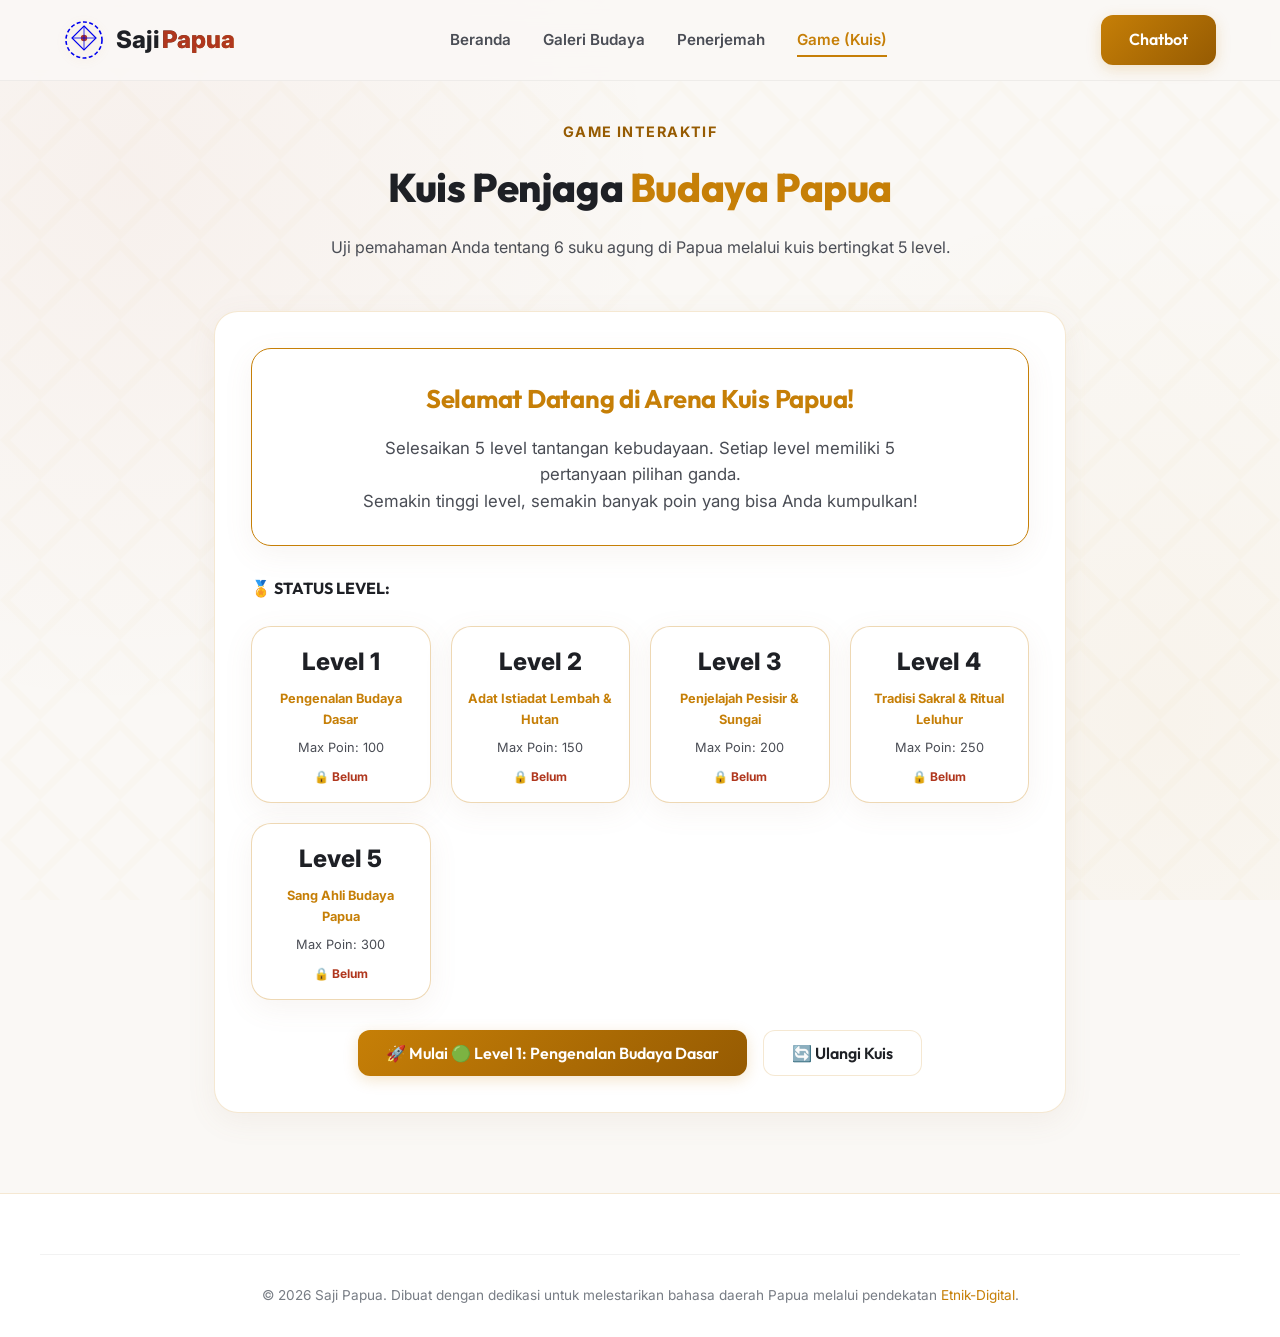
<file: kuis.html>
<!DOCTYPE html>
<html lang="id">

<head>
    <meta charset="UTF-8">
    <meta name="viewport" content="width=device-width, initial-scale=1.0">
    <title>Game Kuis Budaya - Saji Papua</title>
    <link rel="stylesheet" href="styles.css">
</head>

<body>

    <!-- NAVIGASI BAR -->
    <nav class="navbar">
        <div class="container nav-container">
            <a href="index.html" class="logo-section">
                <!-- SVG Icon Logo Etnik-Digital -->
                <svg class="logo-icon" viewBox="0 0 100 100" xmlns="http://www.w3.org/2000/svg">
                    <circle cx="50" cy="50" r="45" fill="none" stroke="currentColor" stroke-width="4"
                        stroke-dasharray="10 6" />
                    <path d="M50 15 L80 45 L50 75 L20 45 Z" fill="none" stroke="currentColor" stroke-width="3" />
                    <circle cx="50" cy="45" r="8" fill="var(--highlight-red)" />
                    <line x1="50" y1="15" x2="50" y2="75" stroke="currentColor" stroke-width="2" />
                    <line x1="20" y1="45" x2="80" y2="45" stroke="currentColor" stroke-width="2" />
                </svg>
                <span class="logo-text">Saji<span>Papua</span></span>
            </a>

            <ul class="nav-links">
                <li><a href="index.html" class="nav-link">Beranda</a></li>
                <li><a href="galeri.html" class="nav-link">Galeri Budaya</a></li>
                <li><a href="penerjemah.html" class="nav-link">Penerjemah</a></li>
                <li><a href="kuis.html" class="nav-link active">Game (Kuis)</a></li>
            </ul>

            <div class="nav-cta">
                <a href="chatbot.html" class="btn btn-primary">Chatbot</a>
            </div>

            <button class="menu-btn" aria-label="Toggle Menu" onclick="toggleMenu()">
                <svg viewBox="0 0 24 24" fill="none" stroke="currentColor" stroke-width="2">
                    <line x1="3" y1="12" x2="21" y2="12"></line>
                    <line x1="3" y1="6" x2="21" y2="6"></line>
                    <line x1="3" y1="18" x2="21" y2="18"></line>
                </svg>
            </button>
        </div>
    </nav>

    <!-- QUIZ SECTION -->
    <section style="padding-top: 120px; min-height: 85vh;">
        <div class="container quiz-container">
            <div class="features-header">
                <span class="section-tag">Game Interaktif</span>
                <h2 class="section-title">Kuis Penjaga <span>Budaya Papua</span></h2>
                <p class="section-subtitle">Uji pemahaman Anda tentang 6 suku agung di Papua melalui kuis bertingkat 5
                    level.</p>
            </div>

            <div class="quiz-card" id="quiz-card">
                <!-- content will be dynamically injected by JS based on current state -->
            </div>
        </div>
    </section>

    <!-- FOOTER -->
    <footer class="footer">
        <div class="container footer-bottom">
            <p>&copy; 2026 Saji Papua. Dibuat dengan dedikasi untuk melestarikan bahasa daerah Papua melalui pendekatan
                <span>Etnik-Digital</span>.
            </p>
        </div>
    </footer>

    <!-- INTERACTION LOGIC & QUESTIONS DATABASE -->
    <script>
        function toggleMenu() {
            const navLinks = document.querySelector(".nav-links");
            navLinks.classList.toggle("mobile-active");
        }

        // Sticky Navbar script
        window.addEventListener("scroll", () => {
            const navbar = document.querySelector(".navbar");
            if (window.scrollY > 50) {
                navbar.classList.add("scrolled");
            } else {
                navbar.classList.remove("scrolled");
            }
        });

        // Questions Database
        const QUESTIONS = {
            1: [
                {
                    "question": "Rumah adat Suku Dani yang berbentuk bulat/kerucut dengan atap jerami untuk pria disebut...",
                    "options": ["Rumah Jew", "Honai", "Humai", "Rumsram"],
                    "answer": "Honai",
                    "image": "assets/images/honai_blue_door.jpg",
                    "explanation": "Rumah adat Suku Dani untuk pria disebut Honai, sedangkan untuk wanita disebut Ebeai."
                },
                {
                    "question": "Apakah nama pakaian penutup kemaluan pria dari labu kering yang khas digunakan oleh Suku Dani?",
                    "options": ["Kawat penis", "Sali", "Koteka", "Cawat"],
                    "answer": "Koteka",
                    "image": "assets/images/pakaian_adat_papua.png",
                    "explanation": "Koteka adalah penutup kemaluan pria dari labu panjang yang digunakan oleh Suku Dani."
                },
                {
                    "question": "Ikan bakar dan goreng khas Danau Sentani merupakan makanan utama dari suku...",
                    "options": ["Suku Asmat", "Suku Dani", "Suku Sentani", "Suku Biak"],
                    "answer": "Suku Sentani",
                    "image": "assets/images/ikan_bakar_manokwari.jpg",
                    "explanation": "Makanan khas Suku Sentani banyak memanfaatkan hasil perairan Danau Sentani seperti ikan bakar dan goreng."
                },
                {
                    "question": "Alat musik Tifa yang terbuat dari kayu sagu dan dilapisi kulit merupakan ciri khas dari Suku...",
                    "options": ["Suku Asmat", "Suku Dani", "Suku Amungme", "Suku Sentani"],
                    "answer": "Suku Asmat",
                    "image": "assets/images/tifa.jpg",
                    "explanation": "Suku Asmat menggunakan Tifa yang terbuat dari kayu pohon sagu sebagai alat musik utama mereka."
                },
                {
                    "question": "Suku yang mendiami kepulauan di Teluk Cenderawasih dan dikenal sebagai pelaut tangguh adalah...",
                    "options": ["Suku Asmat", "Suku Dani", "Suku Biak", "Suku Kamoro"],
                    "answer": "Suku Biak",
                    "image": "assets/images/suku_biak.jpg",
                    "explanation": "Suku Biak dikenal secara historis sebagai penjelajah laut dan pelaut ulung di sekitar Teluk Cenderawasih."
                }
            ],
            2: [
                {
                    "question": "Rumah Jew yang dihuni 10-12 KK dan berfungsi sebagai tempat tinggal sekaligus upacara ukir adalah milik...",
                    "options": ["Suku Kamoro", "Suku Asmat", "Suku Dani", "Suku Amungme"],
                    "answer": "Suku Asmat",
                    "image": "assets/images/Jew.jpg",
                    "explanation": "Rumah Jew adalah rumah panggung panjang tradisional milik Suku Asmat."
                },
                {
                    "question": "Alat musik tiup dari bambu yang bernama Fu digunakan oleh suku-suku berikut, KECUALI...",
                    "options": ["Suku Asmat", "Suku Dani", "Suku Kamoro", "Suku Sentani"],
                    "answer": "Suku Sentani",
                    "image": "assets/images/fuu.jpg",
                    "explanation": "Suku Sentani menggunakan alat musik tiup bambu bernama Kase, sedangkan Asmat, Dani, dan Kamoro menggunakan Fu."
                },
                {
                    "question": "Festival Lembah Baliem yang diadakan setiap bulan Agustus dan menyajikan simulasi perang antar suku merupakan acara dari...",
                    "options": ["Suku Asmat", "Suku Dani", "Suku Kamoro", "Suku Sentani"],
                    "answer": "Suku Dani",
                    "image": "assets/images/lembah_baliem.jpg",
                    "explanation": "Festival Lembah Baliem adalah festival budaya terkenal yang diselenggarakan oleh Suku Dani di Kabupaten Jayawijaya."
                },
                {
                    "question": "Pakaian adat perempuan Suku Dani berupa tas anyaman serat kayu yang digantungkan di punggung disebut...",
                    "options": ["Sali", "Koteka", "Noken", "Fu"],
                    "answer": "Noken",
                    "image": "assets/images/noken.png",
                    "explanation": "Noken adalah tas tradisional rajutan/anyaman serat kayu khas Papua yang digantungkan di kepala/punggung."
                },
                {
                    "question": "Suku Amungme mendiami rumah adat berbentuk bulat mirip Honai namun berukuran lebih kecil, yang bernama...",
                    "options": ["Komea", "Humai", "Rumsram", "Khouw"],
                    "answer": "Humai",
                    "image": "assets/images/honai_blue_door.jpg",
                    "explanation": "Rumah adat Suku Amungme bernama Humai, bentuknya bulat mirip Honai namun ukurannya lebih kecil."
                }
            ],
            3: [
                {
                    "question": "Rumah adat Suku Biak yang berbentuk panggung seperti perahu terbalik dan berbahan kayu besi adalah...",
                    "options": ["Rumsram", "Humai", "Komea", "Khouw"],
                    "answer": "Rumsram",
                    "image": "assets/images/rumah_rumsram.jpg",
                    "explanation": "Rumsram adalah rumah adat Suku Biak yang berbentuk perahu terbalik, melambangkan identitas mereka sebagai pelaut."
                },
                {
                    "question": "Tari Isosolo, yaitu tarian selamat datang di atas air/perahu hias khas Danau Sentani, dibawakan oleh...",
                    "options": ["Suku Biak", "Suku Sentani", "Suku Kamoro", "Suku Asmat"],
                    "answer": "Suku Sentani",
                    "image": "assets/images/tari_adat_sentani.jpg",
                    "explanation": "Tari Isosolo ditarikan di atas perahu di Danau Sentani oleh masyarakat Suku Sentani untuk menyambut tamu agung."
                },
                {
                    "question": "Pakaian adat laki-laki Suku Kamoro berupa penutup kemaluan dari kayu atau labu disebut...",
                    "options": ["Koteka", "Kawatka", "Sali", "Kawat penis"],
                    "answer": "Kawatka",
                    "image": "assets/images/pakaian_adat_papua.png",
                    "explanation": "Pria Suku Kamoro menggunakan penutup kemaluan bernama Kawatka yang terbuat dari kayu atau labu."
                },
                {
                    "question": "Makanan ritual berupa ulat sagu panggang adalah sajian khas dari...",
                    "options": ["Suku Asmat", "Suku Dani", "Suku Sentani", "Suku Amungme"],
                    "answer": "Suku Asmat",
                    "image": "assets/images/ulat_sagu.jpg",
                    "explanation": "Ulat sagu panggang merupakan makanan ritual yang sangat penting bagi Suku Asmat."
                },
                {
                    "question": "Alat musik petik dari bambu yang digunakan oleh Suku Amungme adalah...",
                    "options": ["Kecapi mulut", "Kererut", "Pikon", "Mambisan"],
                    "answer": "Kecapi mulut",
                    "image": "assets/images/kecapi_mulut.jpg",
                    "explanation": "Suku Amungme memiliki alat musik petik bambu tradisional yang menyerupai kecapi."
                }
            ],
            4: [
                {
                    "question": "Tradisi Potong Jari adalah simbol duka dan bentuk cinta terhadap orang yang meninggal, dilakukan oleh perempuan suku...",
                    "options": ["Suku Asmat", "Suku Dani", "Suku Amungme", "Suku Kamoro"],
                    "answer": "Suku Dani",
                    "image": "assets/images/potong_jari.png",
                    "explanation": "Tradisi Potong Jari adalah simbol duka dan bentuk cinta terhadap orang yang meninggal, dilakukan oleh perempuan suku Dani."
                },
                {
                    "question": "Rumah panggung persegi panjang yang dihuni 5-6 KK milik Suku Kamoro disebut...",
                    "options": ["Khouw", "Karapao", "Humai", "Jew"],
                    "answer": "Karapao",
                    "image": "assets/images/rumah_karapao.png",
                    "explanation": "Rumah adat Suku Kamoro berbentuk persegi panjang panggung yang disebut Karapao."
                },
                {
                    "question": "Tari Yospan (Yosim Pancar) merupakan perpaduan tari perang dan gembira yang sering ditarikan oleh...",
                    "options": ["Suku Sentani", "Suku Biak", "Suku Dani", "Suku Asmat"],
                    "answer": "Suku Biak",
                    "image": "assets/images/tari_wor_sukubiak.jpg",
                    "explanation": "Tari Yospan (Yosim Pancar) adalah tari pergaulan populer yang sangat identik dengan kebudayaan Suku Biak."
                },
                {
                    "question": "Hidangan lauk dari Sungai Baliem ini memiliki bentuk tubuh seperti udang dinamakan...",
                    "options": ["Udang Selingkuh", "Udang Bakar", "Udang Jimbaran", "Udang Merah"],
                    "answer": "Udang Selingkuh",
                    "image": "assets/images/udang_selingkuh.jpg",
                    "explanation": "Udang Selingkuh adalah hidangan lauk dari Sungai Baliem yang memiliki bentuk tubuh seperti udang."
                },
                {
                    "question": "Alat musik sejenis trumpet yang berbentuk seperti seruling atau suling milik suku Web bernama?",
                    "options": ["Pikon", "Amyem", "Fu", "Embra"],
                    "answer": "Amyem",
                    "image": "assets/images/amyem.jpg",
                    "explanation": "Amyem adalah alat musik sejenis trumpet yang dimainkan oleh suku Web dengan cara meniupnya."
                }
            ],
            5: [
                {
                    "question": "Upacara Mbismu, yaitu upacara inisiasi pria dengan mendirikan tiang ukiran roh leluhur, dirayakan oleh...",
                    "options": ["Suku Asmat", "Suku Dani", "Suku Kamoro", "Suku Sentani"],
                    "answer": "Suku Asmat",
                    "image": "assets/images/mbismu.png",
                    "explanation": "Upacara Mbitoro adalah upacara inisiasi pria muda yang sangat sakral bagi Suku Asmat."
                },
                {
                    "question": "Rumah adat Suku Sentani berbentuk panggung di atas air/daratan untuk 1 keluarga besar disebut...",
                    "options": ["Khogo", "Rumsram", "Humai", "Komea"],
                    "answer": "Khogo",
                    "image": "assets/images/rumah_khogo.png",
                    "explanation": "Khogo adalah rumah adat panggung Suku Sentani yang didirikan di tepi Danau Sentani atau daratan sekitarnya."
                },
                {
                    "question": "Motif tato yang menghiasi tubuh suku Kamoro memiliki bentuk?",
                    "options": ["Lingkaran & Garis", "Huruf & Angka", "Daun & Bunga", "Bintang & Bulan"],
                    "answer": "Lingkaran & Garis",
                    "image": "assets/images/suku_kamoro.jpg",
                    "explanation": "Motif tato yang menghiasi tubuh suku Kamoro memiliki bentuk lingkaran & garis."
                },
                {
                    "question": "Alat musik tiup dari keong laut bernama...",
                    "options": ["Fu", "Triton", "Amyem", "Tifa"],
                    "answer": "Triton",
                    "image": "assets/images/triton.jpg",
                    "explanation": "Triton adalah terompet tradisional dari keong laut. Sebagai sarana komunikasi bagi masyarakat setempat sekaligus untuk memanggil bantuan jika ada anggota masyarakat yang terkena masalah atau bahaya."
                },
                {
                    "question": "Upacara adat Khulu adalah pengantaran harta benda adat sebagai bentuk penghormatan terakhir bagi seseorang yang wafat dan memiliki kedudukan terhormat dirayakan oleh Suku...",
                    "options": ["Suku Sentani", "Suku Biak", "Suku Kamoro", "Suku Dani"],
                    "answer": "Suku Sentani",
                    "image": "assets/images/khulu.png",
                    "explanation": "Upacara Khulu merupakan upacara syukuran masyarakat Suku Sentani atas sebagai bentuk penghormatan terakhir bagi seseorang yang wafat dan memiliki kedudukan terhormat."
                }
            ]
        };

        const LEVEL_TITLES = {
            1: "🟢 Level 1: Pengenalan Budaya Dasar",
            2: "🟡 Level 2: Adat Istiadat Lembah & Hutan",
            3: "🟠 Level 3: Penjelajah Pesisir & Sungai",
            4: "🔴 Level 4: Tradisi Sakral & Ritual Leluhur",
            5: "👑 Level 5: Sang Ahli Budaya Papua"
        };

        const LEVEL_POINTS = {
            1: 100, 2: 150, 3: 200, 4: 250, 5: 300
        };

        // Game State variables
        let state = "intro"; // intro, playing, feedback, level_done, game_done
        let currentLevel = 1;
        let questionIdx = 0;
        let levelCorrect = 0;
        let selectedOption = null;
        let levelScores = {};
        let totalScore = 0;

        const quizCard = document.getElementById("quiz-card");

        function spawnBalloons() {
            const container = document.createElement("div");
            container.className = "balloon-container";
            document.body.appendChild(container);
            const colors = ["#e5a93c", "#c84b31", "#3b82f6", "#10b981", "#8b5cf6", "#ec4899"];

            for (let i = 0; i < 30; i++) {
                const balloon = document.createElement("div");
                balloon.className = "balloon";
                balloon.style.left = `${Math.random() * 100}vw`;
                balloon.style.backgroundColor = colors[Math.floor(Math.random() * colors.length)];
                balloon.style.animationDelay = `${Math.random() * 2}s`;
                balloon.style.width = `${40 + Math.random() * 30}px`;
                balloon.style.height = `${parseFloat(balloon.style.width) * 1.25}px`;
                container.appendChild(balloon);
            }
            setTimeout(() => container.remove(), 6000);
        }

        function renderIntro() {
            let scoresHtml = "";
            for (let lvl = 1; lvl <= 5; lvl++) {
                const isCompleted = levelScores[lvl] !== undefined;
                const completedStr = isCompleted ? "✅ Selesai" : "🔒 Belum";
                const scoreStr = isCompleted ? `Poin: ${levelScores[lvl]}` : `Max Poin: ${LEVEL_POINTS[lvl]}`;
                scoresHtml += `
                    <div class="custom-card" style="text-align: center; padding: 16px; border-color: rgba(198,127,7,0.3);">
                        <div style="font-size: 1.5rem; font-weight: 800; margin-bottom: 8px;">Level ${lvl}</div>
                        <div style="font-size: 0.8rem; font-weight: 700; color: var(--accent-gold); margin-bottom: 8px;">${LEVEL_TITLES[lvl].split(":")[1]}</div>
                        <div style="font-size: 0.8rem; color: var(--text-secondary); margin-bottom: 8px;">${scoreStr}</div>
                        <div style="font-size: 0.75rem; color: var(--highlight-red); font-weight: 700;">${completedStr}</div>
                    </div>
                `;
            }

            // Find next incomplete level
            let nextUndoneLevel = 1;
            for (let l = 1; l <= 5; l++) {
                if (levelScores[l] === undefined) {
                    nextUndoneLevel = l;
                    break;
                }
            }
            currentLevel = nextUndoneLevel;

            let buttonHtml = "";
            if (Object.keys(levelScores).length < 5) {
                buttonHtml = `<button class="btn btn-primary" onclick="startLevel()">🚀 Mulai ${LEVEL_TITLES[currentLevel]}</button>`;
            } else {
                buttonHtml = `<button class="btn btn-primary" onclick="showFinalSummary()">🏁 Lihat Hasil Akhir</button>`;
                spawnBalloons();
            }

            quizCard.innerHTML = `
                <div class="custom-card" style="padding: 30px; border-color: var(--accent-gold); text-align: center; margin-bottom: 30px;">
                    <h3 style="color: var(--accent-gold); margin-bottom: 15px; font-size:1.6rem;">Selamat Datang di Arena Kuis Papua!</h3>
                    <p style="color: var(--text-secondary); font-size: 1.05rem; line-height: 1.6; max-width: 600px; margin: 0 auto;">
                        Selesaikan 5 level tantangan kebudayaan. Setiap level memiliki 5 pertanyaan pilihan ganda.<br>
                        Semakin tinggi level, semakin banyak poin yang bisa Anda kumpulkan!
                    </p>
                </div>
                <div style="margin-bottom: 24px; font-family: var(--font-heading); font-weight: 700;">🏅 STATUS LEVEL:</div>
                <div style="display: grid; grid-template-columns: repeat(auto-fit, minmax(160px, 1fr)); gap: 20px; margin-bottom: 30px;">
                    ${scoresHtml}
                </div>
                <div style="display: flex; gap: 16px; justify-content: center;">
                    ${buttonHtml}
                    <button class="btn btn-secondary" onclick="resetQuiz()">🔄 Ulangi Kuis</button>
                </div>
            `;
        }

        function startLevel() {
            state = "playing";
            questionIdx = 0;
            levelCorrect = 0;
            selectedOption = null;
            renderQuestion();
        }

        function renderQuestion() {
            const levelQs = QUESTIONS[currentLevel];
            const q = levelQs[questionIdx];

            let optionsHtml = "";
            q.options.forEach((opt, idx) => {
                const label = String.fromCharCode(65 + idx); // A, B, C, D
                const isSelected = selectedOption === opt;
                optionsHtml += `
                    <div class="option-card ${isSelected ? 'selected' : ''}" onclick="selectOption('${opt}')">
                        <div class="option-circle">${label}</div>
                        <span>${opt}</span>
                    </div>
                `;
            });

            quizCard.innerHTML = `
                <div class="level-badge">${LEVEL_TITLES[currentLevel]}</div>
                <div style="display: flex; justify-content: space-between; font-weight: 700; margin-bottom: 8px;">
                    <span>Soal ${questionIdx + 1} dari 5</span>
                    <span style="color: var(--accent-gold);">Skor Level: ${levelCorrect}/5</span>
                </div>
                <div class="quiz-progress-bar">
                    <div class="quiz-progress-fill" style="width: ${(questionIdx / 5.0) * 100}%"></div>
                </div>
                <div class="quiz-grid">
                    <div class="quiz-visual">
                        <img src="${q.image}" alt="Visualisasi Budaya">
                    </div>
                    <div>
                        <div style="background: var(--bg-light-base); border: 1px solid var(--border-color); padding: 20px; border-radius: 16px; font-weight: 700; font-size: 1.1rem; line-height: 1.5; margin-bottom: 20px;">
                            ${q.question}
                        </div>
                        <div class="options-list">
                            ${optionsHtml}
                        </div>
                        <div class="quiz-btn-area">
                            <button class="btn btn-primary" onclick="submitAnswer()">Kirim Jawaban</button>
                        </div>
                    </div>
                </div>
            `;
        }

        function selectOption(opt) {
            selectedOption = opt;
            renderQuestion();
        }

        function submitAnswer() {
            if (!selectedOption) {
                alert("Silakan pilih salah satu jawaban!");
                return;
            }

            const levelQs = QUESTIONS[currentLevel];
            const q = levelQs[questionIdx];
            const isCorrect = selectedOption === q.answer;

            if (isCorrect) {
                levelCorrect++;
            }

            state = "feedback";

            let optionsHtml = "";
            q.options.forEach((opt, idx) => {
                const label = String.fromCharCode(65 + idx);
                const isSelected = selectedOption === opt;
                const isCorrectOpt = opt === q.answer;

                let borderStyle = "";
                if (isCorrectOpt) borderStyle = "border-color: #4CAF50; background: rgba(76, 175, 80, 0.05); color: #2e7d32;";
                else if (isSelected && !isCorrectOpt) borderStyle = "border-color: #f44336; background: rgba(244, 67, 54, 0.05); color: #c62828;";

                optionsHtml += `
                    <div class="option-card" style="cursor: default; ${borderStyle}">
                        <div class="option-circle" style="${isCorrectOpt ? 'background:#4CAF50; border-color:#4CAF50; color:#fff;' : (isSelected ? 'background:#f44336; border-color:#f44336; color:#fff;' : '')}">${label}</div>
                        <span>${opt}</span>
                    </div>
                `;
            });

            quizCard.innerHTML = `
                <div class="level-badge">${LEVEL_TITLES[currentLevel]}</div>
                <div style="display: flex; justify-content: space-between; font-weight: 700; margin-bottom: 8px;">
                    <span>Hasil Soal ${questionIdx + 1} dari 5</span>
                </div>
                <div class="quiz-progress-bar">
                    <div class="quiz-progress-fill" style="width: ${((questionIdx + 1) / 5.0) * 100}%"></div>
                </div>
                <div class="quiz-grid">
                    <div class="quiz-visual">
                        <img src="${q.image}" alt="Visualisasi Budaya">
                    </div>
                    <div>
                        <div class="feedback-area ${isCorrect ? 'correct' : 'wrong'}">
                            <div class="feedback-title">${isCorrect ? '🟢 Jawaban Benar!' : '🔴 Jawaban Salah!'}</div>
                            <div class="feedback-desc">
                                <strong>Kunci Jawaban</strong>: <span style="color: var(--accent-gold-dark);">${q.answer}</span><br><br>
                                <strong>Penjelasan</strong>:<br>
                                ${q.explanation}
                            </div>
                        </div>
                        <div class="options-list" style="margin-top:20px;">
                            ${optionsHtml}
                        </div>
                        <div class="quiz-btn-area">
                            <button class="btn btn-primary" onclick="nextQuestion()">Lanjutkan</button>
                        </div>
                    </div>
                </div>
            `;
        }

        function nextQuestion() {
            questionIdx++;
            selectedOption = null;

            if (questionIdx < 5) {
                state = "playing";
                renderQuestion();
            } else {
                // Level completed
                state = "level_done";
                const maxPts = LEVEL_POINTS[currentLevel];
                const scoreEarned = Math.round((levelCorrect / 5.0) * maxPts);
                levelScores[currentLevel] = scoreEarned;
                totalScore = Object.values(levelScores).reduce((a, b) => a + b, 0);

                spawnBalloons();

                quizCard.innerHTML = `
                    <div class="custom-card" style="text-align: center; border-color: var(--accent-gold); padding: 40px 20px;">
                        <div style="font-size: 4rem; margin-bottom: 10px;">🏆</div>
                        <h3 style="color: var(--accent-gold); margin-bottom: 15px; font-size:1.6rem;">Apresiasi Hasil Kerja Keras Anda!</h3>
                        <p style="font-size: 1.25rem; color: var(--text-primary); margin-bottom: 20px;">
                            Anda menjawab benar <strong>${levelCorrect} dari 5 soal</strong>.
                        </p>
                        <div style="display: inline-block; padding: 12px 30px; background: rgba(198, 127, 7, 0.05); border: 2px solid var(--accent-gold); border-radius: 12px; font-size: 1.5rem; font-weight: 800; color: var(--text-gold); margin-bottom: 24px;">
                            Poin Diperoleh: +${scoreEarned} / ${maxPts}
                        </div>
                        <p style="color: var(--text-secondary); max-width: 600px; margin: 0 auto; line-height: 1.6; font-size:0.95rem;">
                            Terima kasih telah berpartisipasi menjaga warisan tradisi Papua. Pengetahuan Anda sangat berharga bagi pelestarian ini.
                        </p>
                    </div>
                    <div style="display: flex; gap: 16px; justify-content: center; margin-top: 30px;">
                        <button class="btn btn-primary" onclick="renderIntro()">Kembali ke Papan Level</button>
                    </div>
                `;
            }
        }

        function showFinalSummary() {
            state = "game_done";
            let maxTotal = Object.values(LEVEL_POINTS).reduce((a, b) => a + b, 0);

            let scoresRow = "";
            for (let lvl = 1; lvl <= 5; lvl++) {
                scoresRow += `
                    <div class="custom-card" style="text-align: center; padding: 16px; border-color: rgba(198,127,7,0.15);">
                        <strong>Level ${lvl}</strong><br>
                        <span style="color: var(--accent-gold); font-size: 1.3rem; font-weight: 800;">${levelScores[lvl]}/${LEVEL_POINTS[lvl]}</span>
                    </div>
                `;
            }

            quizCard.innerHTML = `
                <div class="custom-card" style="text-align: center; border-color: var(--highlight-red); padding: 40px 20px; margin-bottom: 30px;">
                    <div style="font-size: 5rem; margin-bottom: 10px;">🏅</div>
                    <h2 style="color: var(--accent-gold-dark); margin-bottom: 12px; font-size:1.8rem;">Gelar: Duta Agung Budaya Papua</h2>
                    <p style="font-size: 1.15rem; color: var(--text-secondary); margin-bottom: 20px;">
                        Anda telah menyelesaikan seluruh 5 level kuis kebudayaan Papua.
                    </p>
                    <div style="font-size: 2.2rem; font-weight: 900; color: var(--highlight-red); text-shadow: 0 2px 10px rgba(176,55,30,0.15); margin-bottom: 20px;">
                        Total Skor: ${totalScore} / ${maxTotal} Poin
                    </div>
                    <p style="color: var(--text-secondary); max-width: 600px; margin: 0 auto; line-height: 1.6; font-size:0.95rem;">
                        Pengetahuan Anda tentang Suku Asmat, Dani, Amungme, Kamoro, Biak, dan Sentani sangat luar biasa! 
                        Teruslah mencintai dan melestarikan warisan agung budaya nusantara.
                    </p>
                </div>
                <div style="margin-bottom: 16px; font-family: var(--font-heading); font-weight: 700;">📈 RINCIAN SKOR PER LEVEL:</div>
                <div style="display: grid; grid-template-columns: repeat(auto-fit, minmax(120px, 1fr)); gap: 20px; margin-bottom: 30px;">
                    ${scoresRow}
                </div>
                <div style="display: flex; justify-content: center; gap: 16px;">
                    <button class="btn btn-primary" onclick="resetQuiz()">🔄 Main Lagi</button>
                    <a href="index.html" class="btn btn-secondary">🏠 Beranda</a>
                </div>
            `;
            spawnBalloons();
        }

        function resetQuiz() {
            levelScores = {};
            totalScore = 0;
            renderIntro();
        }

        // Run intro on launch
        renderIntro();
    </script>
</body>

</html>
</file>
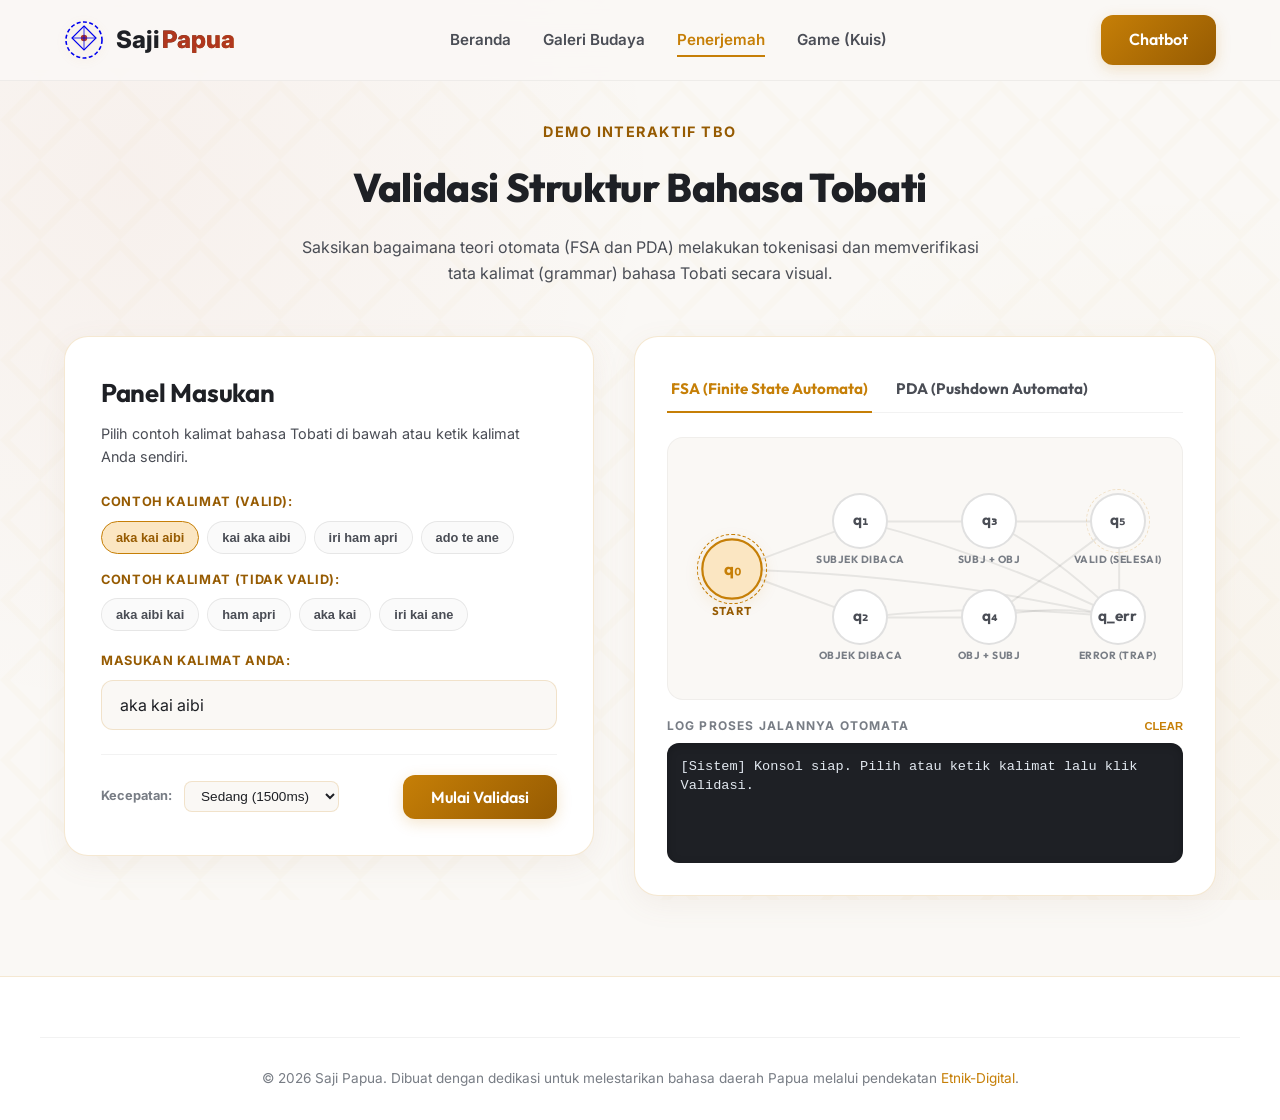
<file: penerjemah.html>
<!DOCTYPE html>
<html lang="id">

<head>
    <meta charset="UTF-8">
    <meta name="viewport" content="width=device-width, initial-scale=1.0">
    <title>Penerjemah & Otomata - Saji Papua</title>
    <link rel="stylesheet" href="styles.css">
</head>

<body>

    <!-- NAVIGASI BAR -->
    <nav class="navbar">
        <div class="container nav-container">
            <a href="index.html" class="logo-section">
                <!-- SVG Icon Logo Etnik-Digital -->
                <svg class="logo-icon" viewBox="0 0 100 100" xmlns="http://www.w3.org/2000/svg">
                    <circle cx="50" cy="50" r="45" fill="none" stroke="currentColor" stroke-width="4"
                        stroke-dasharray="10 6" />
                    <path d="M50 15 L80 45 L50 75 L20 45 Z" fill="none" stroke="currentColor" stroke-width="3" />
                    <circle cx="50" cy="45" r="8" fill="var(--highlight-red)" />
                    <line x1="50" y1="15" x2="50" y2="75" stroke="currentColor" stroke-width="2" />
                    <line x1="20" y1="45" x2="80" y2="45" stroke="currentColor" stroke-width="2" />
                </svg>
                <span class="logo-text">Saji<span>Papua</span></span>
            </a>

            <ul class="nav-links">
                <li><a href="index.html" class="nav-link">Beranda</a></li>
                <li><a href="galeri.html" class="nav-link">Galeri Budaya</a></li>
                <li><a href="penerjemah.html" class="nav-link active">Penerjemah</a></li>
                <li><a href="kuis.html" class="nav-link">Game (Kuis)</a></li>
            </ul>

            <div class="nav-cta">
                <a href="chatbot.html" class="btn btn-primary">Chatbot</a>
            </div>

            <button class="menu-btn" aria-label="Toggle Menu" onclick="toggleMenu()">
                <svg viewBox="0 0 24 24" fill="none" stroke="currentColor" stroke-width="2">
                    <line x1="3" y1="12" x2="21" y2="12"></line>
                    <line x1="3" y1="6" x2="21" y2="6"></line>
                    <line x1="3" y1="18" x2="21" y2="18"></line>
                </svg>
            </button>
        </div>
    </nav>

    <!-- INTERACTIVE TBO DEMO SECTION -->
    <section class="demo-section" style="padding-top: 120px; min-height: 85vh;">
        <div class="container">
            <div class="features-header">
                <span class="section-tag">Demo Interaktif TBO</span>
                <h2 class="section-title">Validasi Struktur Bahasa Tobati</h2>
                <p class="section-subtitle">Saksikan bagaimana teori otomata (FSA dan PDA) melakukan tokenisasi dan
                    memverifikasi tata kalimat (grammar) bahasa Tobati secara visual.</p>
            </div>

            <div class="demo-grid">
                <!-- PANEL INPUT (KIRI) -->
                <div class="demo-card-input">
                    <h3>Panel Masukan</h3>
                    <p class="sub-title">Pilih contoh kalimat bahasa Tobati di bawah atau ketik kalimat Anda sendiri.</p>

                    <div class="input-group">
                        <span class="input-label">Contoh Kalimat (Valid):</span>
                        <div class="sentence-presets">
                            <button class="preset-tag active" onclick="usePreset('preset-1')">aka kai aibi</button>
                            <button class="preset-tag" onclick="usePreset('preset-2')">kai aka aibi</button>
                            <button class="preset-tag" onclick="usePreset('preset-3')">iri ham apri</button>
                            <button class="preset-tag" onclick="usePreset('preset-4')">ado te ane</button>
                        </div>

                        <span class="input-label">Contoh Kalimat (Tidak Valid):</span>
                        <div class="sentence-presets">
                            <button class="preset-tag invalid-preset" onclick="usePreset('preset-5')">aka aibi kai</button>
                            <button class="preset-tag invalid-preset" onclick="usePreset('preset-6')">ham apri</button>
                            <button class="preset-tag invalid-preset" onclick="usePreset('preset-7')">aka kai</button>
                            <button class="preset-tag invalid-preset" onclick="usePreset('preset-8')">iri kai ane</button>
                        </div>
                    </div>

                    <div class="input-group">
                        <label for="sentence-input" class="input-label">Masukan Kalimat Anda:</label>
                        <div class="custom-input-wrapper">
                            <input type="text" id="sentence-input" class="sentence-input" value="aka kai aibi"
                                placeholder="Ketik kalimat di sini...">
                        </div>
                    </div>

                    <div class="demo-controls">
                        <div class="speed-control">
                            <span class="speed-label">Kecepatan:</span>
                            <select id="speed-select" class="speed-select" aria-label="Kecepatan Simulasi">
                                <option value="800">Cepat (800ms)</option>
                                <option value="1500" selected>Sedang (1500ms)</option>
                                <option value="3000">Lambat (3000ms)</option>
                            </select>
                        </div>

                        <button id="btn-validate" class="btn btn-primary" onclick="startValidation()">Mulai Validasi</button>
                    </div>

                    <!-- Validation Result Panel -->
                    <div class="validation-result-panel" id="validation-result">
                        <div class="result-badge" id="result-icon">
                            <!-- SVG Status Icon -->
                        </div>
                        <div class="result-details">
                            <div class="result-title" id="result-title">Valid secara Otomata</div>
                            <div class="result-desc" id="result-desc">
                                Arti: <span>"Saya menangkap ikan"</span>
                            </div>
                        </div>
                    </div>
                </div>

                <!-- PANEL VISUALISASI (KANAN) -->
                <div class="demo-card-visualizer">
                    <div class="visualizer-tabs">
                        <button class="tab-btn active" id="fsa-tab-btn" onclick="switchTab('fsa-tab')">FSA (Finite State Automata)</button>
                        <button class="tab-btn" id="pda-tab-btn" onclick="switchTab('pda-tab')">PDA (Pushdown Automata)</button>
                    </div>

                    <!-- TAB 1: FSA GRAPH -->
                    <div class="tab-content active" id="fsa-tab">
                        <div class="fsa-arena">
                            <!-- SVG lines will be drawn here -->
                            <svg class="fsa-svg-overlay" id="fsa-svg-overlay">
                                <!-- Line paths injected dynamically by JS -->
                            </svg>

                            <div class="fsa-nodes-container">
                                <!-- Node q0 (Start) -->
                                <div class="fsa-node active" id="node-q0"
                                    style="grid-column: 1; grid-row: 1 / span 2; align-self: center;">
                                    q₀
                                    <div class="fsa-node-label">Start</div>
                                </div>
                                <!-- Node q1 (After Subject) -->
                                <div class="fsa-node" id="node-q1" style="grid-column: 2; grid-row: 1;">
                                    q₁
                                    <div class="fsa-node-label">Subjek dibaca</div>
                                </div>
                                <!-- Node q2 (After Object) -->
                                <div class="fsa-node" id="node-q2" style="grid-column: 2; grid-row: 2;">
                                    q₂
                                    <div class="fsa-node-label">Objek dibaca</div>
                                </div>
                                <!-- Node q3 (After S-O) -->
                                <div class="fsa-node" id="node-q3" style="grid-column: 3; grid-row: 1;">
                                    q₃
                                    <div class="fsa-node-label">Subj + Obj</div>
                                </div>
                                <!-- Node q4 (After O-S) -->
                                <div class="fsa-node" id="node-q4" style="grid-column: 3; grid-row: 2;">
                                    q₄
                                    <div class="fsa-node-label">Obj + Subj</div>
                                </div>
                                <!-- Node q5 (Accepting) -->
                                <div class="fsa-node accepting" id="node-q5" style="grid-column: 4; grid-row: 1;">
                                    q₅
                                    <div class="fsa-node-label">Valid (Selesai)</div>
                                </div>
                                <!-- Node q_err (Trap) -->
                                <div class="fsa-node" id="node-q_err" style="grid-column: 4; grid-row: 2;">
                                    q_err
                                    <div class="fsa-node-label">Error (Trap)</div>
                                </div>
                            </div>
                        </div>
                    </div>

                    <!-- TAB 2: PDA STACK -->
                    <div class="tab-content" id="pda-tab">
                        <div class="pda-arena">
                            <!-- Visual Stack Cup -->
                            <div class="stack-container" id="stack-container">
                                <div class="stack-bottom-marker" id="stack-z0">Z₀ (Bottom Marker)</div>
                            </div>

                            <!-- PDA Grammar Rules -->
                            <div class="pda-rules">
                                <div class="pda-rule-title">Aturan Transisi PDA & CFG</div>
                                <div class="pda-rule-item" id="pda-r1">
                                    <span>δ(q₀, S, Z₀) → (q₁, S Z₀)</span>
                                </div>
                                <div class="pda-rule-item" id="pda-r2">
                                    <span>δ(q₀, O, Z₀) → (q₂, O Z₀)</span>
                                </div>
                                <div class="pda-rule-item" id="pda-r3">
                                    <span>δ(q₃, V, O) → (q₅, ε) [SOV]</span>
                                </div>
                                <div class="pda-rule-item" id="pda-r4">
                                    <span>δ(q₄, V, S) → (q₅, ε) [OSV]</span>
                                </div>
                            </div>
                        </div>
                    </div>

                    <!-- CONSOLE LOG OUTPUT -->
                    <div class="console-box">
                        <div class="console-title">
                            Log Proses Jalannya Otomata
                            <button class="console-clear" onclick="clearConsole()">Clear</button>
                        </div>
                        <div class="console-screen" id="console-screen">
                            <div class="console-line info">[Sistem] Konsol siap. Pilih atau ketik kalimat lalu klik Validasi.</div>
                        </div>
                    </div>
                </div>
            </div>
        </div>
    </section>

    <!-- FOOTER -->
    <footer class="footer">
        <div class="container footer-bottom">
            <p>&copy; 2026 Saji Papua. Dibuat dengan dedikasi untuk melestarikan bahasa daerah Papua melalui pendekatan <span>Etnik-Digital</span>.</p>
        </div>
    </footer>

    <!-- INTERACTION LOGIC -->
    <script>
        function toggleMenu() {
            const navLinks = document.querySelector(".nav-links");
            navLinks.classList.toggle("mobile-active");
        }
        
        // Sticky Navbar script
        window.addEventListener("scroll", () => {
            const navbar = document.querySelector(".navbar");
            if (window.scrollY > 50) {
                navbar.classList.add("scrolled");
            } else {
                navbar.classList.remove("scrolled");
            }
        });

        // Lexicon & Grammar Rules
        const LEXICON = {
            subjects: {
                "aka": { id: "S", indo: "Saya", type: "Subjek" },
                "iri": { id: "S", indo: "Kamu", type: "Subjek" },
                "ado": { id: "S", indo: "Dia", type: "Subjek" }
            },
            objects: {
                "kai": { id: "O", indo: "ikan", type: "Objek" },
                "ham": { id: "O", indo: "sagu", type: "Objek" },
                "te":  { id: "O", indo: "air", type: "Objek" }
            },
            verbs: {
                "aibi":      { id: "V", indo: "menangkap", type: "Verba" },
                "apri":      { id: "V", indo: "makan", type: "Verba" },
                "ane":       { id: "V", indo: "minum", type: "Verba" },
                "natnahat":  { id: "V", indo: "mengajar", type: "Verba" }
            }
        };

        const PRESETS = {
            "preset-1": "aka kai aibi",
            "preset-2": "kai aka aibi",
            "preset-3": "iri ham apri",
            "preset-4": "ado te ane",
            "preset-5": "aka aibi kai",
            "preset-6": "ham apri",
            "preset-7": "aka kai",
            "preset-8": "iri kai ane"
        };

        let isRunning = false;
        let cancelSimulation = false;

        function switchTab(tabId) {
            document.querySelectorAll(".tab-btn").forEach(b => b.classList.remove("active"));
            document.querySelectorAll(".tab-content").forEach(c => c.classList.remove("active"));

            if (tabId === 'fsa-tab') {
                document.getElementById("fsa-tab-btn").classList.add("active");
                document.getElementById("fsa-tab").classList.add("active");
                setTimeout(drawFSAPaths, 100);
            } else {
                document.getElementById("pda-tab-btn").classList.add("active");
                document.getElementById("pda-tab").classList.add("active");
            }
        }

        // Draw FSA Paths
        const fsaOverlay = document.getElementById("fsa-svg-overlay");
        
        function drawFSAPaths() {
            if (!fsaOverlay) return;
            fsaOverlay.innerHTML = "";
            
            const nodes = {
                q0: document.getElementById("node-q0"),
                q1: document.getElementById("node-q1"),
                q2: document.getElementById("node-q2"),
                q3: document.getElementById("node-q3"),
                q4: document.getElementById("node-q4"),
                q5: document.getElementById("node-q5"),
                q_err: document.getElementById("node-q_err")
            };
            
            const arenaRect = document.querySelector(".fsa-arena").getBoundingClientRect();
            
            const getCenter = (el) => {
                if (!el) return { x: 0, y: 0 };
                const rect = el.getBoundingClientRect();
                return {
                    x: (rect.left + rect.right) / 2 - arenaRect.left,
                    y: (rect.top + rect.bottom) / 2 - arenaRect.top
                };
            };

            const transitions = [
                { from: "q0", to: "q1", id: "t-q0-q1", curve: 0 },
                { from: "q0", to: "q2", id: "t-q0-q2", curve: 0 },
                { from: "q1", to: "q3", id: "t-q1-q3", curve: 0 },
                { from: "q2", to: "q4", id: "t-q2-q4", curve: 0 },
                { from: "q3", to: "q5", id: "t-q3-q5", curve: 0 },
                { from: "q4", to: "q5", id: "t-q4-q5", curve: 0 },
                { from: "q0", to: "q_err", id: "t-q0-err", curve: -20 },
                { from: "q1", to: "q_err", id: "t-q1-err", curve: -15 },
                { from: "q2", to: "q_err", id: "t-q2-err", curve: -15 },
                { from: "q3", to: "q_err", id: "t-q3-err", curve: -15 },
                { from: "q4", to: "q_err", id: "t-q4-err", curve: -15 },
                { from: "q5", to: "q_err", id: "t-q5-err", curve: 15 }
            ];

            transitions.forEach(trans => {
                const start = getCenter(nodes[trans.from]);
                const end = getCenter(nodes[trans.to]);
                
                if (start.x === 0 || end.x === 0) return;

                let d = "";
                if (trans.curve === 0) {
                    d = `M ${start.x} ${start.y} L ${end.x} ${end.y}`;
                } else {
                    const midX = (start.x + end.x) / 2;
                    const midY = (start.y + end.y) / 2 + trans.curve;
                    d = `M ${start.x} ${start.y} Q ${midX} ${midY} ${end.x} ${end.y}`;
                }

                const path = document.createElementNS("http://www.w3.org/2000/svg", "path");
                path.setAttribute("d", d);
                path.setAttribute("id", trans.id);
                fsaOverlay.appendChild(path);
                path.setAttribute("marker-end", "url(#arrow)");
            });
        }

        function initSVGArrowMarker() {
            const svg = document.getElementById("fsa-svg-overlay");
            if (!svg) return;
            const defs = document.createElementNS("http://www.w3.org/2000/svg", "defs");
            const marker = document.createElementNS("http://www.w3.org/2000/svg", "marker");
            marker.setAttribute("id", "arrow");
            marker.setAttribute("viewBox", "0 0 10 10");
            marker.setAttribute("refX", "22");
            marker.setAttribute("refY", "5");
            marker.setAttribute("markerWidth", "6");
            marker.setAttribute("markerHeight", "6");
            marker.setAttribute("orient", "auto-start-reverse");
            
            const path = document.createElementNS("http://www.w3.org/2000/svg", "path");
            path.setAttribute("d", "M 0 0 L 10 5 L 0 10 z");
            path.setAttribute("fill", "rgba(0,0,0,0.2)");
            path.setAttribute("id", "arrow-path");
            
            marker.appendChild(path);
            defs.appendChild(marker);
            svg.appendChild(defs);
        }

        // Initialize SVG
        initSVGArrowMarker();
        window.addEventListener("resize", drawFSAPaths);
        setTimeout(drawFSAPaths, 200);

        // Simulator Interaction Logic
        const sentenceInput = document.getElementById("sentence-input");
        const btnValidate = document.getElementById("btn-validate");
        const consoleScreen = document.getElementById("console-screen");
        const stackContainer = document.getElementById("stack-container");
        const validationResult = document.getElementById("validation-result");
        const resultTitle = document.getElementById("result-title");
        const resultDesc = document.getElementById("result-desc");
        const resultIcon = document.getElementById("result-icon");

        const sleep = (ms) => new Promise(resolve => setTimeout(resolve, ms));

        function logToConsole(message, type = "info") {
            const line = document.createElement("div");
            line.className = `console-line ${type}`;
            line.innerText = `[${new Date().toLocaleTimeString()}] ${message}`;
            consoleScreen.appendChild(line);
            consoleScreen.scrollTop = consoleScreen.scrollHeight;
        }

        function clearConsole() {
            consoleScreen.innerHTML = '<div class="console-line info">[Sistem] Konsol siap. Pilih atau ketik kalimat lalu klik Validasi.</div>';
        }

        function usePreset(presetId) {
            if (isRunning) return;
            // Set active tags visual
            document.querySelectorAll(".preset-tag").forEach(t => t.classList.remove("active"));
            
            // Search buttons for clicking element
            const clickedBtn = Array.from(document.querySelectorAll(".preset-tag")).find(btn => btn.getAttribute("onclick").includes(presetId));
            if (clickedBtn) clickedBtn.classList.add("active");

            sentenceInput.value = PRESETS[presetId];
            logToConsole(`Preset terpilih: "${PRESETS[presetId]}"`, "info");
            resetVisuals();
        }

        function resetVisuals() {
            document.querySelectorAll(".fsa-node").forEach(node => {
                node.classList.remove("active", "error-state");
            });
            document.getElementById("node-q0").classList.add("active");

            document.querySelectorAll("#fsa-svg-overlay path").forEach(path => {
                path.className.baseVal = "";
            });

            stackContainer.innerHTML = '<div class="stack-bottom-marker" id="stack-z0">Z₀ (Bottom Marker)</div>';
            document.querySelectorAll(".pda-rule-item").forEach(rule => rule.classList.remove("active"));
            validationResult.className = "validation-result-panel";
        }

        function pushToStack(symbol, label) {
            const item = document.createElement("div");
            item.className = "stack-item";
            item.innerHTML = `
                <span class="stack-item-symbol">${symbol}</span>
                <span class="stack-item-desc">${label}</span>
            `;
            stackContainer.insertBefore(item, stackContainer.firstChild);
        }

        async function popFromStack() {
            const topItem = stackContainer.firstChild;
            if (topItem && topItem.id !== "stack-z0") {
                topItem.classList.add("popping");
                await sleep(300);
                stackContainer.removeChild(topItem);
                return true;
            }
            return false;
        }

        async function startValidation() {
            if (isRunning) {
                cancelSimulation = true;
                btnValidate.innerText = "Mulai Validasi";
                btnValidate.style.background = "";
                isRunning = false;
                logToConsole("Simulasi dibatalkan oleh pengguna.", "warn");
                return;
            }

            const rawText = sentenceInput.value.trim();
            if (!rawText) {
                logToConsole("Input kosong! Masukkan kalimat untuk divalidasi.", "warn");
                return;
            }

            isRunning = true;
            cancelSimulation = false;
            btnValidate.innerText = "Batalkan";
            btnValidate.style.background = "var(--highlight-red)";
            
            resetVisuals();
            logToConsole(`Memulai tokenisasi dan validasi kalimat: "${rawText}"`, "info");

            const speed = parseInt(document.getElementById("speed-select").value);
            const tokens = rawText.toLowerCase().split(/\s+/);
            logToConsole(`Token ditemukan (${tokens.length}): [ ${tokens.join(", ")} ]`, "info");

            let currentState = "q0";
            let stack = ["Z0"];
            
            let subjekWord = "";
            let objekWord = "";
            let verbaWord = "";
            let isGrammarValid = true;

            await sleep(speed);

            for (let i = 0; i < tokens.length; i++) {
                if (cancelSimulation) break;

                const token = tokens[i];
                logToConsole(`--------------------------------------`, "info");
                logToConsole(`Memproses token ke-${i+1}: "${token}"`, "info");

                let tokenType = null;
                let wordInfo = null;

                if (LEXICON.subjects[token]) {
                    tokenType = "S";
                    wordInfo = LEXICON.subjects[token];
                    subjekWord = token;
                } else if (LEXICON.objects[token]) {
                    tokenType = "O";
                    wordInfo = LEXICON.objects[token];
                    objekWord = token;
                } else if (LEXICON.verbs[token]) {
                    tokenType = "V";
                    wordInfo = LEXICON.verbs[token];
                    verbaWord = token;
                }

                if (tokenType) {
                    logToConsole(`Token "${token}" terdeteksi sebagai ${wordInfo.type.toUpperCase()} (${tokenType})`, "info");
                } else {
                    logToConsole(`Token "${token}" tidak dikenali dalam kamus bahasa Tobati!`, "error");
                    isGrammarValid = false;
                }

                // FSA logic
                const previousState = currentState;
                let pathId = "";
                let transitionLabel = "";

                if (isGrammarValid) {
                    if (currentState === "q0") {
                        if (tokenType === "S") {
                            currentState = "q1";
                            pathId = "t-q0-q1";
                            transitionLabel = "Membaca Subjek";
                        } else if (tokenType === "O") {
                            currentState = "q2";
                            pathId = "t-q0-q2";
                            transitionLabel = "Membaca Objek";
                        } else {
                            currentState = "q_err";
                            pathId = "t-q0-err";
                            isGrammarValid = false;
                            transitionLabel = "Membaca Verba di awal (Pola tidak valid)";
                        }
                    } else if (currentState === "q1") {
                        if (tokenType === "O") {
                            currentState = "q3";
                            pathId = "t-q1-q3";
                            transitionLabel = "Membaca Objek setelah Subjek";
                        } else {
                            currentState = "q_err";
                            pathId = "t-q1-err";
                            isGrammarValid = false;
                            transitionLabel = "Pola salah (Harus Objek setelah Subjek)";
                        }
                    } else if (currentState === "q2") {
                        if (tokenType === "S") {
                            currentState = "q4";
                            pathId = "t-q2-q4";
                            transitionLabel = "Membaca Subjek setelah Objek";
                        } else {
                            currentState = "q_err";
                            pathId = "t-q2-err";
                            isGrammarValid = false;
                            transitionLabel = "Pola salah (Harus Subjek setelah Objek)";
                        }
                    } else if (currentState === "q3") {
                        if (tokenType === "V") {
                            currentState = "q5";
                            pathId = "t-q3-q5";
                            transitionLabel = "Membaca Verba (SOV)";
                        } else {
                            currentState = "q_err";
                            pathId = "t-q3-err";
                            isGrammarValid = false;
                            transitionLabel = "Pola salah (Harus Verba di akhir)";
                        }
                    } else if (currentState === "q4") {
                        if (tokenType === "V") {
                            currentState = "q5";
                            pathId = "t-q4-q5";
                            transitionLabel = "Membaca Verba (OSV)";
                        } else {
                            currentState = "q_err";
                            pathId = "t-q4-err";
                            isGrammarValid = false;
                            transitionLabel = "Pola salah (Harus Verba di akhir)";
                        }
                    } else if (currentState === "q5") {
                        currentState = "q_err";
                        pathId = "t-q5-err";
                        isGrammarValid = false;
                        transitionLabel = "Token berlebih setelah kalimat selesai";
                    }
                } else {
                    currentState = "q_err";
                }

                // Update visual node active
                document.querySelectorAll(".fsa-node").forEach(node => node.classList.remove("active"));
                const activeNode = document.getElementById(`node-${currentState}`);
                if (activeNode) {
                    if (currentState === "q_err") {
                        activeNode.classList.add("error-state");
                    } else {
                        activeNode.classList.add("active");
                    }
                }

                // Path active visual glow
                if (pathId) {
                    const pathEl = document.getElementById(pathId);
                    if (pathEl) {
                        pathEl.className.baseVal = (currentState === "q_err" ? "error" : "active");
                    }
                }

                logToConsole(`FSA: Transisi ${previousState.toUpperCase()} -> ${currentState.toUpperCase()} (${transitionLabel})`, isGrammarValid ? "warn" : "error");

                // PDA logic
                if (isGrammarValid) {
                    document.querySelectorAll(".pda-rule-item").forEach(r => r.classList.remove("active"));

                    if (tokenType === "S") {
                        stack.push("S");
                        pushToStack("S", "Subjek");
                        document.getElementById("pda-r1").classList.add("active");
                        logToConsole(`PDA: Push 'S' ke dalam Stack. Stack: [${stack.join(", ")}]`, "success");
                    } else if (tokenType === "O") {
                        stack.push("O");
                        pushToStack("O", "Objek");
                        document.getElementById("pda-r2").classList.add("active");
                        logToConsole(`PDA: Push 'O' ke dalam Stack. Stack: [${stack.join(", ")}]`, "success");
                    } else if (tokenType === "V") {
                        logToConsole("PDA: Membaca Verba -> Memulai proses reduksi tata bahasa (Pop)", "info");
                        if (currentState === "q5" && previousState === "q3") {
                            // SOV
                            document.getElementById("pda-r3").classList.add("active");
                            await sleep(speed / 2);
                            if (await popFromStack()) {
                                stack.pop();
                                logToConsole("PDA: Pop 'O' (Objek) dari stack.", "success");
                            }
                            await sleep(speed / 2);
                            if (await popFromStack()) {
                                stack.pop();
                                logToConsole("PDA: Pop 'S' (Subjek) dari stack.", "success");
                            }
                        } else if (currentState === "q5" && previousState === "q4") {
                            // OSV
                            document.getElementById("pda-r4").classList.add("active");
                            await sleep(speed / 2);
                            if (await popFromStack()) {
                                stack.pop();
                                logToConsole("PDA: Pop 'S' (Subjek) dari stack.", "success");
                            }
                            await sleep(speed / 2);
                            if (await popFromStack()) {
                                stack.pop();
                                logToConsole("PDA: Pop 'O' (Objek) dari stack.", "success");
                            }
                        }
                    }
                } else {
                    document.querySelectorAll(".pda-rule-item").forEach(r => r.classList.remove("active"));
                    logToConsole("PDA: Pelanggaran tata bahasa! Stack dibekukan.", "error");
                }

                await sleep(speed);
            }

            if (!cancelSimulation) {
                logToConsole("======================================", "info");
                logToConsole("Analisis selesai. Mengevaluasi status akhir...", "info");

                const isFinalAccepting = (currentState === "q5");
                const isStackClean = (stack.length === 1 && stack[0] === "Z0");

                if (isGrammarValid && isFinalAccepting && isStackClean) {
                    logToConsole("KALIMAT VALID! Kalimat berhasil diterjemahkan dan diverifikasi.", "success");
                    
                    validationResult.className = "validation-result-panel success";
                    resultTitle.innerText = "Valid secara Otomata";

                    const subIndo = LEXICON.subjects[subjekWord].indo;
                    const objIndo = LEXICON.objects[objekWord].indo;
                    const verbIndo = LEXICON.verbs[verbaWord].indo;
                    const pattern = (subjekWord === tokens[0]) ? "SOV" : "OSV";

                    resultDesc.innerHTML = `Struktur teridentifikasi pola <strong>${pattern}</strong>.<br>Arti: <span>"${subIndo} ${verbIndo} ${objIndo}"</span>`;
                    resultIcon.innerHTML = `<svg viewBox="0 0 24 24"><path d="M9 16.17L4.83 12l-1.42 1.41L9 19 21 7l-1.41-1.41z"/></svg>`;
                } else {
                    logToConsole("KALIMAT TIDAK VALID! Kalimat ditolak.", "error");
                    
                    validationResult.className = "validation-result-panel error";
                    resultTitle.innerText = "Struktur Tidak Valid";

                    let suggestion = "Gunakan pola bahasa Tobati: Subjek-Objek-Verba (SOV) atau Objek-Subjek-Verba (OSV).";
                    if (tokens.length < 3) {
                        suggestion = "Kalimat tidak lengkap. Minimal membutuhkan 3 kata (Subjek, Objek, dan Verba).";
                    } else if (currentState === "q_err" || !isGrammarValid) {
                        const hasS = tokens.some(t => LEXICON.subjects[t]);
                        const hasO = tokens.some(t => LEXICON.objects[t]);
                        const hasV = tokens.some(t => LEXICON.verbs[t]);

                        if (!hasS) suggestion = "Kalimat Anda kehilangan <strong>Subjek</strong>.";
                        else if (!hasO) suggestion = "Kalimat Anda kehilangan <strong>Objek</strong>.";
                        else if (!hasV) suggestion = "Kalimat Anda kehilangan <strong>Verba/Kata Kerja</strong>.";
                        else {
                            suggestion = "Struktur kata tidak teratur. Pastikan kata kerja berada di akhir kalimat.";
                        }
                    }

                    resultDesc.innerHTML = suggestion;
                    resultIcon.innerHTML = `<svg viewBox="0 0 24 24"><path d="M19 6.41L17.59 5 12 10.59 6.41 5 5 6.41 10.59 12 5 17.59 6.41 19 12 13.41 17.59 19 19 17.59 13.41 12z"/></svg>`;
                }
            }

            btnValidate.innerText = "Mulai Validasi";
            btnValidate.style.background = "";
            isRunning = false;
        }
    </script>
</body>

</html>
</file>
<file: styles.css>
/* Stylesheet: Pelestarian Budaya Papua - Etnik Digital (Light Theme) */
@import url('https://fonts.googleapis.com/css2?family=Inter:wght@300;400;500;600;700&family=Outfit:wght@400;500;600;700;800;900&display=swap');

:root {
    --bg-light-base: #faf8f5;
    --bg-light-card: rgba(255, 255, 255, 0.85);
    --bg-light-panel: rgba(250, 248, 245, 0.98);
    
    /* Birds of Paradise Ochre Gold - legibility on light background */
    --accent-gold: #c67f07;
    --accent-gold-dark: #965b02;
    --accent-gold-light: #fbe6c2;
    --accent-gold-glow: rgba(198, 127, 7, 0.1);
    --accent-gold-glow-strong: rgba(198, 127, 7, 0.3);
    
    /* Terracotta Clay Red - readable on light background */
    --highlight-red: #b0371e;
    --highlight-red-dark: #8c2813;
    --highlight-red-glow: rgba(176, 55, 30, 0.1);
    
    /* Text Colors - high contrast */
    --text-primary: #1e2025;
    --text-secondary: #4a4d55;
    --text-muted: #787d85;
    --text-gold: #965b02;
    
    /* Borders and Shadows */
    --border-color: rgba(198, 127, 7, 0.18);
    --border-color-glow: rgba(198, 127, 7, 0.35);
    --border-color-red: rgba(176, 55, 30, 0.25);
    --card-shadow: 0 8px 30px rgba(150, 120, 90, 0.08);
    --glow-shadow: 0 0 20px var(--accent-gold-glow);
    --glow-shadow-red: 0 0 20px var(--highlight-red-glow);
    
    /* Fonts */
    --font-heading: 'Outfit', sans-serif;
    --font-body: 'Inter', sans-serif;
    
    /* Transitions */
    --transition-smooth: all 0.4s cubic-bezier(0.16, 1, 0.3, 1);
    --transition-quick: all 0.2s ease;
}

/* Base Reset & Styling */
* {
    margin: 0;
    padding: 0;
    box-sizing: border-box;
}

html {
    scroll-behavior: smooth;
    background-color: var(--bg-light-base);
    color: var(--text-primary);
    font-family: var(--font-body);
    overflow-x: hidden;
}

/* Custom Scrollbar */
::-webkit-scrollbar {
    width: 8px;
}
::-webkit-scrollbar-track {
    background: var(--bg-light-base);
}
::-webkit-scrollbar-thumb {
    background: var(--accent-gold-dark);
    border-radius: 4px;
}
::-webkit-scrollbar-thumb:hover {
    background: var(--accent-gold);
}

body {
    background-color: var(--bg-light-base);
    background-image: 
        radial-gradient(circle at 10% 20%, rgba(176, 55, 30, 0.04) 0%, transparent 40%),
        radial-gradient(circle at 90% 80%, rgba(198, 127, 7, 0.04) 0%, transparent 40%),
        url("data:image/svg+xml,%3Csvg width='80' height='80' viewBox='0 0 80 80' xmlns='http://www.w3.org/2000/svg'%3E%3Cpath d='M40 0 L80 40 L40 80 L0 40 Z M40 10 L70 40 L40 70 L10 40 Z' fill='%23c67f07' fill-opacity='0.02' fill-rule='evenodd'/%3E%3C/svg%3E");
    background-attachment: fixed;
    line-height: 1.6;
    -webkit-font-smoothing: antialiased;
}

/* Typography */
h1, h2, h3, h4, h5, h6 {
    font-family: var(--font-heading);
    font-weight: 700;
    letter-spacing: -0.01em;
    color: var(--text-primary);
}

/* Layout Utilities */
.container {
    width: 100%;
    max-width: 1200px;
    margin: 0 auto;
    padding: 0 24px;
}

section {
    padding: 80px 0;
    position: relative;
}

/* Buttons */
.btn {
    display: inline-flex;
    align-items: center;
    justify-content: center;
    padding: 12px 28px;
    border-radius: 12px;
    font-family: var(--font-heading);
    font-weight: 600;
    font-size: 1rem;
    cursor: pointer;
    transition: var(--transition-smooth);
    text-decoration: none;
    gap: 8px;
}

.btn-primary {
    background: linear-gradient(135deg, var(--accent-gold) 0%, var(--accent-gold-dark) 100%);
    color: #ffffff;
    border: none;
    box-shadow: 0 4px 15px rgba(198, 127, 7, 0.2);
}

.btn-primary:hover {
    transform: translateY(-2px);
    box-shadow: 0 6px 20px rgba(198, 127, 7, 0.35), 0 0 0 3px rgba(198, 127, 7, 0.15);
}

.btn-secondary {
    background: rgba(255, 255, 255, 0.8);
    color: var(--text-primary);
    border: 1px solid var(--border-color);
    backdrop-filter: blur(8px);
}

.btn-secondary:hover {
    background: rgba(198, 127, 7, 0.05);
    border-color: var(--accent-gold);
    color: var(--accent-gold);
    transform: translateY(-2px);
}

/* Navigation bar */
.navbar {
    position: fixed;
    top: 0;
    left: 0;
    width: 100%;
    z-index: 1000;
    background: rgba(250, 248, 245, 0.9);
    backdrop-filter: blur(12px);
    border-bottom: 1px solid rgba(0, 0, 0, 0.05);
    transition: var(--transition-quick);
}

.navbar.scrolled {
    padding: 10px 0;
    background: #ffffff;
    box-shadow: 0 4px 20px rgba(0, 0, 0, 0.04);
    border-bottom: 1px solid var(--border-color);
}

.nav-container {
    display: flex;
    justify-content: space-between;
    align-items: center;
    height: 80px;
}

.logo-section {
    display: flex;
    align-items: center;
    gap: 12px;
    text-decoration: none;
}

.logo-icon {
    width: 40px;
    height: 40px;
    fill: var(--accent-gold);
    filter: drop-shadow(0 2px 4px rgba(198, 127, 7, 0.2));
}

.logo-text {
    font-size: 1.5rem;
    font-weight: 800;
    background: linear-gradient(135deg, #1e2025 40%, var(--accent-gold) 100%);
    -webkit-background-clip: text;
    -webkit-text-fill-color: transparent;
}

.logo-text span {
    color: var(--highlight-red);
    -webkit-text-fill-color: initial;
    margin-left: 2px;
}

.nav-links {
    display: flex;
    list-style: none;
    gap: 32px;
    align-items: center;
}

.nav-link {
    text-decoration: none;
    color: var(--text-secondary);
    font-weight: 600;
    transition: var(--transition-quick);
    font-size: 0.95rem;
    position: relative;
    padding: 8px 0;
}

.nav-link:hover, .nav-link.active {
    color: var(--accent-gold);
}

.nav-link::after {
    content: '';
    position: absolute;
    bottom: 0;
    left: 0;
    width: 0;
    height: 2px;
    background-color: var(--accent-gold);
    transition: var(--transition-quick);
}

.nav-link:hover::after, .nav-link.active::after {
    width: 100%;
}

.nav-cta {
    display: flex;
    align-items: center;
}

.menu-btn {
    display: none;
    background: none;
    border: none;
    cursor: pointer;
    padding: 8px;
}

.menu-btn svg {
    width: 24px;
    height: 24px;
    stroke: var(--text-primary);
}

/* Hero Section */
.hero {
    min-height: 90vh;
    display: flex;
    align-items: center;
    padding-top: 100px;
    overflow: hidden;
    position: relative;
}

.hero-grid {
    display: grid;
    grid-template-columns: 1.2fr 0.8fr;
    gap: 48px;
    align-items: center;
}

.hero-tagline {
    display: inline-flex;
    align-items: center;
    gap: 8px;
    padding: 6px 16px;
    background: rgba(176, 55, 30, 0.06);
    border: 1px solid var(--border-color-red);
    border-radius: 100px;
    color: var(--highlight-red);
    font-weight: 700;
    font-size: 0.85rem;
    margin-bottom: 24px;
    letter-spacing: 0.05em;
    text-transform: uppercase;
}

.hero-tagline svg {
    width: 14px;
    height: 14px;
    fill: currentColor;
}

.hero-title {
    font-size: 3.5rem;
    font-weight: 900;
    line-height: 1.15;
    margin-bottom: 20px;
    background: linear-gradient(135deg, #1e2025 40%, var(--accent-gold-dark) 80%, var(--highlight-red) 100%);
    -webkit-background-clip: text;
    -webkit-text-fill-color: transparent;
}

.hero-subtitle {
    font-size: 1.15rem;
    color: var(--text-secondary);
    margin-bottom: 40px;
    max-width: 600px;
    font-weight: 400;
}

.hero-ctas {
    display: flex;
    gap: 16px;
    flex-wrap: wrap;
}

.hero-visual {
    position: relative;
    display: flex;
    justify-content: center;
    align-items: center;
}

.visual-backdrop {
    position: absolute;
    width: 140%;
    height: 140%;
    background: radial-gradient(circle, rgba(198, 127, 7, 0.08) 0%, transparent 60%);
    z-index: 1;
    animation: rotateSlow 20s linear infinite;
}

.visual-art {
    position: relative;
    z-index: 2;
    width: 100%;
    max-width: 380px;
    filter: drop-shadow(0 10px 25px rgba(150, 120, 90, 0.15)) drop-shadow(0 0 30px var(--accent-gold-glow));
    animation: float 6s ease-in-out infinite;
}

/* Statistics Section */
.statistics {
    background: #ffffff;
    border-top: 1px solid var(--border-color);
    border-bottom: 1px solid var(--border-color);
    padding: 50px 0;
    box-shadow: var(--card-shadow);
}

.stats-grid {
    display: grid;
    grid-template-columns: repeat(3, 1fr);
    gap: 40px;
    text-align: center;
}

.stat-card {
    position: relative;
}

.stat-number {
    font-size: 3.5rem;
    font-weight: 900;
    font-family: var(--font-heading);
    color: var(--accent-gold);
    line-height: 1;
    margin-bottom: 8px;
    text-shadow: 0 2px 10px rgba(198, 127, 7, 0.15);
}

.stat-number.highlight {
    color: var(--highlight-red);
    text-shadow: 0 2px 10px rgba(176, 55, 30, 0.15);
}

.stat-label {
    font-size: 1.1rem;
    font-weight: 700;
    color: var(--text-primary);
    margin-bottom: 4px;
}

.stat-desc {
    font-size: 0.85rem;
    color: var(--text-muted);
}

/* Section headers */
.features-header {
    text-align: center;
    max-width: 700px;
    margin: 0 auto 50px;
}

.section-tag {
    color: var(--accent-gold-dark);
    text-transform: uppercase;
    font-size: 0.9rem;
    font-weight: 700;
    letter-spacing: 0.1em;
    margin-bottom: 12px;
    display: block;
}

.section-title {
    font-size: 2.5rem;
    margin-bottom: 16px;
    font-weight: 800;
}

.section-title span {
    color: var(--accent-gold);
}

.section-subtitle {
    color: var(--text-secondary);
}

/* Custom cards and grid elements */
.custom-card {
    background: var(--bg-light-card);
    border: 1px solid var(--border-color);
    border-radius: 20px;
    padding: 32px;
    box-shadow: var(--card-shadow);
    transition: var(--transition-smooth);
}

.custom-card:hover {
    transform: translateY(-5px);
    border-color: var(--accent-gold);
    box-shadow: 0 12px 40px rgba(150, 120, 90, 0.12);
}

/* Chat interface styles */
.chat-container {
    max-width: 800px;
    margin: 0 auto;
    background: #ffffff;
    border: 1px solid var(--border-color);
    border-radius: 24px;
    overflow: hidden;
    box-shadow: var(--card-shadow);
}

.chat-header {
    background: linear-gradient(135deg, var(--bg-light-base) 0%, #ffffff 100%);
    padding: 20px 28px;
    border-bottom: 1px solid var(--border-color);
    display: flex;
    align-items: center;
    gap: 16px;
}

.chat-bot-icon {
    width: 48px;
    height: 48px;
    border-radius: 12px;
    background: rgba(198, 127, 7, 0.1);
    color: var(--accent-gold);
    display: flex;
    align-items: center;
    justify-content: center;
    font-size: 1.5rem;
}

.chat-header-info h3 {
    font-size: 1.2rem;
    margin: 0;
}

.chat-header-info p {
    font-size: 0.8rem;
    color: var(--text-muted);
    margin: 0;
}

.chat-messages {
    height: 400px;
    overflow-y: auto;
    padding: 24px;
    background: #fdfcfb;
    display: flex;
    flex-direction: column;
    gap: 16px;
}

.chat-bubble {
    max-width: 75%;
    padding: 14px 18px;
    border-radius: 18px;
    font-size: 0.95rem;
    line-height: 1.5;
    animation: fadeInUp 0.3s ease forwards;
}

.chat-bubble.bot {
    background: #ffffff;
    color: var(--text-primary);
    align-self: flex-start;
    border: 1px solid rgba(0, 0, 0, 0.06);
    border-top-left-radius: 4px;
    box-shadow: 0 2px 8px rgba(0,0,0,0.02);
}

.chat-bubble.user {
    background: var(--highlight-red);
    color: #ffffff;
    align-self: flex-end;
    border-top-right-radius: 4px;
    box-shadow: 0 4px 12px rgba(176, 55, 30, 0.15);
}

.chat-presets {
    padding: 16px 24px;
    background: #ffffff;
    border-top: 1px solid rgba(0, 0, 0, 0.05);
    display: flex;
    flex-wrap: wrap;
    gap: 8px;
}

.preset-chip {
    background: rgba(198, 127, 7, 0.05);
    border: 1px solid var(--border-color);
    color: var(--text-gold);
    padding: 6px 14px;
    border-radius: 20px;
    font-size: 0.8rem;
    font-weight: 600;
    cursor: pointer;
    transition: var(--transition-quick);
}

.preset-chip:hover {
    background: var(--accent-gold);
    color: #ffffff;
    border-color: transparent;
}

.chat-input-area {
    padding: 18px 24px;
    background: #ffffff;
    border-top: 1px solid var(--border-color);
    display: flex;
    gap: 12px;
}

.chat-input {
    flex-grow: 1;
    border: 1px solid var(--border-color);
    border-radius: 12px;
    padding: 14px 18px;
    font-size: 0.95rem;
    outline: none;
    transition: var(--transition-quick);
    background-color: var(--bg-light-base);
}

.chat-input:focus {
    border-color: var(--accent-gold);
    background-color: #ffffff;
    box-shadow: 0 0 8px var(--accent-gold-glow-strong);
}

.chat-send-btn {
    background: var(--accent-gold);
    color: #ffffff;
    border: none;
    border-radius: 12px;
    padding: 0 24px;
    font-weight: 600;
    cursor: pointer;
    transition: var(--transition-quick);
}

.chat-send-btn:hover {
    background: var(--accent-gold-dark);
}

/* Translator and Otomata Simulator styles */
.demo-grid {
    display: grid;
    grid-template-columns: 1fr 1.1fr;
    gap: 40px;
    align-items: start;
}

.demo-card-input {
    background: #ffffff;
    border: 1px solid var(--border-color);
    border-radius: 24px;
    padding: 36px;
    box-shadow: var(--card-shadow);
}

.demo-card-input h3 {
    font-size: 1.6rem;
    margin-bottom: 8px;
}

.demo-card-input .sub-title {
    color: var(--text-secondary);
    font-size: 0.9rem;
    margin-bottom: 24px;
}

.input-group {
    margin-bottom: 20px;
}

.input-label {
    display: block;
    font-size: 0.8rem;
    font-weight: 700;
    text-transform: uppercase;
    letter-spacing: 0.05em;
    color: var(--text-gold);
    margin-bottom: 8px;
}

.sentence-presets {
    display: flex;
    flex-wrap: wrap;
    gap: 8px;
    margin-bottom: 16px;
}

.preset-tag {
    background: rgba(0, 0, 0, 0.02);
    border: 1px solid rgba(0, 0, 0, 0.08);
    color: var(--text-secondary);
    padding: 8px 14px;
    border-radius: 30px;
    font-size: 0.8rem;
    font-weight: 600;
    cursor: pointer;
    transition: var(--transition-quick);
}

.preset-tag:hover {
    border-color: var(--accent-gold);
    background: rgba(198, 127, 7, 0.05);
    color: var(--accent-gold-dark);
}

.preset-tag.active {
    background: var(--accent-gold-light);
    border-color: var(--accent-gold);
    color: var(--accent-gold-dark);
}

.preset-tag.invalid-preset:hover {
    border-color: var(--highlight-red);
    background: rgba(176, 55, 30, 0.05);
}

.preset-tag.invalid-preset.active {
    background: #ffdbd4;
    border-color: var(--highlight-red);
    color: var(--highlight-red-dark);
}

.custom-input-wrapper {
    position: relative;
}

.sentence-input {
    width: 100%;
    background: var(--bg-light-base);
    border: 1px solid var(--border-color);
    border-radius: 12px;
    padding: 14px 18px;
    color: var(--text-primary);
    font-family: var(--font-body);
    font-size: 1rem;
    outline: none;
    transition: var(--transition-quick);
}

.sentence-input:focus {
    border-color: var(--accent-gold);
    background: #ffffff;
    box-shadow: 0 0 8px var(--accent-gold-glow-strong);
}

.demo-controls {
    display: flex;
    justify-content: space-between;
    align-items: center;
    margin-top: 24px;
    padding-top: 20px;
    border-top: 1px solid rgba(0,0,0,0.05);
}

.speed-control {
    display: flex;
    align-items: center;
    gap: 12px;
}

.speed-label {
    font-size: 0.8rem;
    color: var(--text-muted);
    font-weight: 700;
}

.speed-select {
    background: var(--bg-light-base);
    border: 1px solid var(--border-color);
    color: var(--text-primary);
    padding: 6px 12px;
    border-radius: 8px;
    outline: none;
    font-size: 0.85rem;
    cursor: pointer;
}

/* Visualizer container */
.demo-card-visualizer {
    background: #ffffff;
    border: 1px solid var(--border-color);
    border-radius: 24px;
    padding: 32px;
    box-shadow: var(--card-shadow);
    display: flex;
    flex-direction: column;
    min-height: 560px;
}

.visualizer-tabs {
    display: flex;
    border-bottom: 1px solid rgba(0,0,0,0.05);
    margin-bottom: 24px;
    gap: 20px;
}

.tab-btn {
    background: none;
    border: none;
    color: var(--text-secondary);
    font-family: var(--font-heading);
    font-weight: 700;
    font-size: 0.95rem;
    padding: 10px 4px 14px;
    cursor: pointer;
    position: relative;
    transition: var(--transition-quick);
}

.tab-btn:hover {
    color: var(--text-primary);
}

.tab-btn.active {
    color: var(--accent-gold);
}

.tab-btn.active::after {
    content: '';
    position: absolute;
    bottom: -1px;
    left: 0;
    width: 100%;
    height: 2.5px;
    background: var(--accent-gold);
}

.tab-content {
    flex-grow: 1;
    display: none;
    position: relative;
}

.tab-content.active {
    display: flex;
    flex-direction: column;
}

.fsa-arena {
    flex-grow: 1;
    position: relative;
    border: 1px solid rgba(0,0,0,0.04);
    background: var(--bg-light-base);
    border-radius: 16px;
    min-height: 250px;
    overflow: hidden;
    display: flex;
    align-items: center;
    justify-content: center;
    padding: 20px;
}

.fsa-svg-overlay {
    position: absolute;
    top: 0;
    left: 0;
    width: 100%;
    height: 100%;
    pointer-events: none;
    z-index: 1;
}

.fsa-svg-overlay path {
    stroke: rgba(0,0,0,0.08);
    stroke-width: 2;
    fill: none;
    transition: var(--transition-smooth);
}

.fsa-svg-overlay path.active {
    stroke: var(--accent-gold);
    stroke-width: 3.5;
    filter: drop-shadow(0 2px 4px rgba(198,127,7,0.3));
    stroke-dasharray: 8;
    animation: dash 1s linear infinite;
}

.fsa-svg-overlay path.error {
    stroke: var(--highlight-red);
    stroke-width: 3.5;
}

@keyframes dash {
    to {
        stroke-dashoffset: -16;
    }
}

.fsa-nodes-container {
    display: grid;
    grid-template-columns: repeat(4, 1fr);
    grid-template-rows: repeat(2, 1fr);
    gap: 40px;
    width: 100%;
    height: 100%;
    z-index: 2;
    position: relative;
}

.fsa-node {
    width: 56px;
    height: 56px;
    border-radius: 50%;
    border: 2px solid rgba(0, 0, 0, 0.12);
    background: #ffffff;
    color: var(--text-secondary);
    display: flex;
    align-items: center;
    justify-content: center;
    font-weight: 700;
    font-size: 0.95rem;
    font-family: var(--font-heading);
    transition: var(--transition-smooth);
    position: relative;
    justify-self: center;
    align-self: center;
}

.fsa-node::after {
    content: '';
    position: absolute;
    top: -6px;
    bottom: -6px;
    left: -6px;
    right: -6px;
    border-radius: 50%;
    border: 1.5px dashed transparent;
    transition: var(--transition-smooth);
}

.fsa-node.accepting::after {
    border-color: rgba(198, 127, 7, 0.2);
}

.fsa-node.active {
    border-color: var(--accent-gold);
    color: var(--accent-gold);
    box-shadow: 0 4px 15px rgba(198, 127, 7, 0.15);
    background: var(--accent-gold-light);
    transform: scale(1.1);
}

.fsa-node.active::after {
    border-color: var(--accent-gold);
    animation: rotateSlow 8s linear infinite;
}

.fsa-node.error-state {
    border-color: var(--highlight-red);
    color: var(--highlight-red);
    box-shadow: 0 4px 15px rgba(176, 55, 30, 0.15);
    background: #ffdbd4;
    transform: scale(1.1);
}

.fsa-node-label {
    position: absolute;
    bottom: -22px;
    font-size: 0.65rem;
    color: var(--text-muted);
    font-weight: 700;
    text-transform: uppercase;
    letter-spacing: 0.05em;
    white-space: nowrap;
    text-align: center;
    left: 50%;
    transform: translateX(-50%);
}

.fsa-node.active .fsa-node-label {
    color: var(--accent-gold-dark);
}

.fsa-node.error-state .fsa-node-label {
    color: var(--highlight-red);
}

/* PDA Visualizer Stack */
.pda-arena {
    flex-grow: 1;
    display: grid;
    grid-template-columns: 0.9fr 1.1fr;
    gap: 24px;
    min-height: 250px;
}

.stack-container {
    background: var(--bg-light-base);
    border: 2px solid rgba(0, 0, 0, 0.05);
    border-top: none;
    border-radius: 0 0 16px 16px;
    height: 230px;
    position: relative;
    display: flex;
    flex-direction: column-reverse;
    padding: 10px;
    gap: 8px;
    overflow-y: auto;
    align-self: center;
    box-shadow: inset 0 -8px 20px rgba(0,0,0,0.03);
}

.stack-bottom-marker {
    background: rgba(0, 0, 0, 0.02);
    border: 1px dashed rgba(0, 0, 0, 0.15);
    color: var(--text-muted);
    border-radius: 8px;
    padding: 12px;
    text-align: center;
    font-size: 0.85rem;
    font-weight: 600;
}

.stack-item {
    background: #ffffff;
    border: 1px solid var(--border-color);
    border-radius: 8px;
    padding: 10px 14px;
    text-align: center;
    font-weight: 700;
    color: var(--accent-gold-dark);
    box-shadow: 0 2px 6px rgba(0,0,0,0.03);
    display: flex;
    justify-content: space-between;
    align-items: center;
    animation: stackPush 0.3s cubic-bezier(0.175, 0.885, 0.32, 1.275) forwards;
}

@keyframes stackPush {
    from {
        opacity: 0;
        transform: translateY(-20px) scale(0.9);
    }
    to {
        opacity: 1;
        transform: translateY(0) scale(1);
    }
}

.stack-item.popping {
    animation: stackPop 0.3s cubic-bezier(0.6, -0.28, 0.735, 0.045) forwards;
}

@keyframes stackPop {
    to {
        opacity: 0;
        transform: translateY(-40px) scale(0.8);
    }
}

.stack-item-symbol {
    font-size: 0.9rem;
}

.stack-item-desc {
    font-size: 0.7rem;
    color: var(--text-muted);
    font-weight: 400;
}

.pda-rules {
    background: rgba(0,0,0,0.02);
    border-radius: 12px;
    padding: 16px;
    font-size: 0.85rem;
    display: flex;
    flex-direction: column;
    gap: 8px;
    justify-content: center;
    border: 1px solid rgba(0,0,0,0.04);
}

.pda-rule-title {
    font-weight: 700;
    color: var(--text-gold);
    text-transform: uppercase;
    font-size: 0.8rem;
    margin-bottom: 4px;
    letter-spacing: 0.05em;
}

.pda-rule-item {
    display: flex;
    justify-content: space-between;
    padding: 6px 10px;
    background: #ffffff;
    border-radius: 6px;
    font-family: monospace;
    border-left: 2.5px solid rgba(0,0,0,0.1);
    border-right: 1px solid rgba(0,0,0,0.03);
    border-top: 1px solid rgba(0,0,0,0.03);
    border-bottom: 1px solid rgba(0,0,0,0.03);
}

.pda-rule-item.active {
    border-left-color: var(--accent-gold);
    background: var(--accent-gold-light);
    color: var(--accent-gold-dark);
}

/* Console Log */
.console-box {
    margin-top: 16px;
}

.console-title {
    font-size: 0.75rem;
    font-weight: 700;
    text-transform: uppercase;
    letter-spacing: 0.1em;
    color: var(--text-muted);
    margin-bottom: 8px;
    display: flex;
    justify-content: space-between;
}

.console-clear {
    color: var(--accent-gold);
    cursor: pointer;
    background: none;
    border: none;
    font-size: 0.7rem;
    text-transform: uppercase;
    font-weight: 600;
}

.console-screen {
    background: #1e2025;
    border-radius: 12px;
    height: 120px;
    padding: 14px;
    font-family: monospace;
    font-size: 0.85rem;
    color: #a7f3d0;
    overflow-y: auto;
    display: flex;
    flex-direction: column;
    gap: 4px;
    box-shadow: inset 0 2px 10px rgba(0,0,0,0.2);
}

.console-line {
    line-height: 1.4;
}

.console-line.info {
    color: #e2e8f0;
}

.console-line.success {
    color: #34d399;
}

.console-line.warn {
    color: #fbd38d;
}

.console-line.error {
    color: #fca5a5;
}

/* Result Overlay */
.validation-result-panel {
    margin-top: 24px;
    border-radius: 16px;
    padding: 20px;
    display: none;
    align-items: center;
    gap: 16px;
    animation: fadeInUp 0.4s ease forwards;
}

.validation-result-panel.success {
    display: flex;
    background: rgba(16, 185, 129, 0.06);
    border: 1px solid rgba(16, 185, 129, 0.25);
}

.validation-result-panel.error {
    display: flex;
    background: rgba(239, 68, 68, 0.06);
    border: 1px solid rgba(239, 68, 68, 0.25);
}

.result-badge {
    width: 48px;
    height: 48px;
    border-radius: 12px;
    display: flex;
    align-items: center;
    justify-content: center;
    flex-shrink: 0;
}

.success .result-badge {
    background: rgba(16, 185, 129, 0.12);
    color: #10b981;
}

.error .result-badge {
    background: rgba(239, 68, 68, 0.12);
    color: #ef4444;
}

.result-badge svg {
    width: 24px;
    height: 24px;
    fill: currentColor;
}

.result-details {
    flex-grow: 1;
}

.result-title {
    font-size: 1.1rem;
    font-weight: 700;
    font-family: var(--font-heading);
    margin-bottom: 2px;
}

.success .result-title {
    color: #10b981;
}

.error .result-title {
    color: #ef4444;
}

.result-desc {
    font-size: 0.9rem;
    color: var(--text-secondary);
}

.result-desc span {
    font-weight: 600;
    color: var(--text-primary);
}

/* Gallery Section */
.gallery-section {
    position: relative;
    background: radial-gradient(circle at 90% 80%, rgba(176, 55, 30, 0.02) 0%, transparent 50%);
}

.gallery-filters {
    display: flex;
    justify-content: center;
    gap: 12px;
    margin-bottom: 40px;
    flex-wrap: wrap;
}

.filter-btn {
    background: #ffffff;
    border: 1px solid var(--border-color);
    color: var(--text-secondary);
    padding: 10px 24px;
    border-radius: 30px;
    font-family: var(--font-heading);
    font-weight: 700;
    font-size: 0.9rem;
    cursor: pointer;
    transition: var(--transition-quick);
}

.filter-btn:hover {
    border-color: var(--accent-gold);
    color: var(--accent-gold);
    background: rgba(198, 127, 7, 0.05);
}

.filter-btn.active {
    background: linear-gradient(135deg, var(--accent-gold) 0%, var(--accent-gold-dark) 100%);
    color: #ffffff;
    border-color: transparent;
    box-shadow: 0 4px 15px rgba(198, 127, 7, 0.2);
}

.gallery-grid {
    display: grid;
    grid-template-columns: repeat(3, 1fr);
    gap: 30px;
}

.gallery-item {
    position: relative;
    border-radius: 24px;
    overflow: hidden;
    border: 1px solid var(--border-color);
    background: #ffffff;
    aspect-ratio: 4 / 3;
    transition: var(--transition-smooth);
    box-shadow: var(--card-shadow);
}

.gallery-item.hidden {
    display: none;
}

.gallery-img-wrapper {
    width: 100%;
    height: 100%;
    overflow: hidden;
}

.gallery-item img {
    width: 100%;
    height: 100%;
    object-fit: cover;
    transition: var(--transition-smooth);
}

.gallery-item:hover img {
    transform: scale(1.08);
}

.gallery-overlay {
    position: absolute;
    top: 0;
    left: 0;
    width: 100%;
    height: 100%;
    background: linear-gradient(to top, rgba(30, 32, 37, 0.95) 0%, rgba(30, 32, 37, 0.6) 60%, transparent 100%);
    display: flex;
    flex-direction: column;
    justify-content: flex-end;
    padding: 24px;
    opacity: 0;
    transform: translateY(15px);
    transition: var(--transition-smooth);
}

.gallery-item:hover .gallery-overlay {
    opacity: 1;
    transform: translateY(0);
}

.gallery-item:hover {
    border-color: var(--accent-gold);
    box-shadow: 0 10px 30px rgba(150, 120, 90, 0.12);
}

.gallery-item-tag {
    font-size: 0.75rem;
    font-weight: 700;
    text-transform: uppercase;
    color: var(--accent-gold-light);
    background: rgba(198, 127, 7, 0.15);
    padding: 3px 10px;
    border-radius: 20px;
    margin-bottom: 8px;
    display: inline-block;
}

.gallery-overlay h4 {
    font-size: 1.25rem;
    color: #ffffff;
    margin-bottom: 6px;
}

.gallery-overlay p {
    font-size: 0.85rem;
    color: rgba(255, 255, 255, 0.8);
    line-height: 1.4;
}

/* Quiz Game styling */
.quiz-container {
    max-width: 900px;
    margin: 0 auto;
}

.quiz-card {
    background: #ffffff;
    border: 1px solid var(--border-color);
    border-radius: 24px;
    padding: 36px;
    box-shadow: var(--card-shadow);
}

.level-badge {
    display: inline-block;
    padding: 6px 16px;
    background: rgba(198, 127, 7, 0.1);
    border: 1px solid var(--border-color);
    color: var(--text-gold);
    border-radius: 30px;
    font-weight: 700;
    font-size: 0.85rem;
    text-transform: uppercase;
    letter-spacing: 0.05em;
    margin-bottom: 20px;
}

.quiz-grid {
    display: grid;
    grid-template-columns: 0.9fr 1.1fr;
    gap: 32px;
    align-items: start;
    margin-top: 15px;
}

.quiz-visual {
    width: 100%;
    border-radius: 16px;
    overflow: hidden;
    border: 1px solid var(--border-color);
    box-shadow: var(--card-shadow);
    aspect-ratio: 4 / 3;
}

.quiz-visual img {
    width: 100%;
    height: 100%;
    object-fit: cover;
}

.options-list {
    display: flex;
    flex-direction: column;
    gap: 12px;
}

.option-card {
    background: var(--bg-light-base);
    border: 1.5px solid rgba(0, 0, 0, 0.06);
    border-radius: 12px;
    padding: 16px 20px;
    font-size: 0.95rem;
    font-weight: 600;
    cursor: pointer;
    transition: var(--transition-quick);
    display: flex;
    align-items: center;
    gap: 14px;
    text-align: left;
}

.option-card:hover {
    border-color: var(--accent-gold);
    background: rgba(198, 127, 7, 0.03);
}

.option-card.selected {
    border-color: var(--accent-gold);
    background: var(--accent-gold-light);
    color: var(--accent-gold-dark);
}

.option-circle {
    width: 24px;
    height: 24px;
    border-radius: 50%;
    border: 2px solid rgba(0,0,0,0.12);
    display: flex;
    align-items: center;
    justify-content: center;
    font-size: 0.8rem;
    font-weight: 700;
    flex-shrink: 0;
}

.selected .option-circle {
    border-color: var(--accent-gold);
    background: var(--accent-gold);
    color: #ffffff;
}

.quiz-btn-area {
    display: flex;
    justify-content: flex-end;
    margin-top: 24px;
}

.feedback-area {
    margin-top: 20px;
    border-radius: 16px;
    padding: 20px 24px;
    animation: fadeInUp 0.3s ease;
}

.feedback-area.correct {
    background: rgba(16, 185, 129, 0.06);
    border: 1px solid rgba(16, 185, 129, 0.2);
}

.feedback-area.wrong {
    background: rgba(239, 68, 68, 0.06);
    border: 1px solid rgba(239, 68, 68, 0.2);
}

.feedback-title {
    font-size: 1.1rem;
    font-weight: 700;
    margin-bottom: 8px;
}

.correct .feedback-title {
    color: #10b981;
}

.wrong .feedback-title {
    color: #ef4444;
}

.feedback-desc {
    font-size: 0.9rem;
    color: var(--text-secondary);
    line-height: 1.5;
}

/* Progress indicator */
.quiz-progress-bar {
    width: 100%;
    height: 6px;
    background: rgba(0, 0, 0, 0.04);
    border-radius: 10px;
    margin-bottom: 24px;
    overflow: hidden;
}

.quiz-progress-fill {
    height: 100%;
    background: linear-gradient(90deg, var(--accent-gold), var(--highlight-red));
    width: 0%;
    transition: width 0.4s ease;
}

/* Footer Section */
.footer {
    background: #ffffff;
    border-top: 1px solid var(--border-color);
    padding: 60px 0 30px;
    position: relative;
    z-index: 3;
}

.footer-grid {
    display: grid;
    grid-template-columns: 1.2fr 0.8fr 1fr;
    gap: 60px;
    margin-bottom: 40px;
}

.footer-about p {
    color: var(--text-secondary);
    font-size: 0.95rem;
    margin-top: 16px;
}

.footer-socials {
    display: flex;
    gap: 16px;
    margin-top: 20px;
}

.social-link {
    width: 40px;
    height: 40px;
    border-radius: 10px;
    background: var(--bg-light-base);
    border: 1px solid var(--border-color);
    display: flex;
    align-items: center;
    justify-content: center;
    color: var(--text-secondary);
    transition: var(--transition-quick);
}

.social-link:hover {
    background: var(--accent-gold-glow);
    color: var(--accent-gold);
    transform: translateY(-2px);
}

.social-link svg {
    width: 18px;
    height: 18px;
    fill: currentColor;
}

.footer-links-col h4 {
    font-size: 1.1rem;
    margin-bottom: 20px;
    color: var(--text-gold);
    text-transform: uppercase;
    letter-spacing: 0.05em;
}

.footer-links {
    list-style: none;
    display: flex;
    flex-direction: column;
    gap: 10px;
}

.footer-links a {
    text-decoration: none;
    color: var(--text-secondary);
    font-size: 0.95rem;
    transition: var(--transition-quick);
}

.footer-links a:hover {
    color: var(--accent-gold);
    padding-left: 4px;
}

.footer-quote {
    background: rgba(198, 127, 7, 0.03);
    border-left: 3px solid var(--accent-gold);
    padding: 20px;
    border-radius: 0 16px 16px 0;
}

.footer-quote p {
    font-style: italic;
    font-size: 0.95rem;
    color: var(--text-primary);
    margin-bottom: 8px;
}

.footer-quote span {
    font-size: 0.8rem;
    color: var(--text-muted);
    font-weight: 700;
    text-transform: uppercase;
    letter-spacing: 0.05em;
}

.footer-bottom {
    border-top: 1px solid rgba(0, 0, 0, 0.05);
    padding-top: 30px;
    text-align: center;
    font-size: 0.85rem;
    color: var(--text-muted);
}

.footer-bottom p span {
    color: var(--accent-gold);
}

/* Animations */
@keyframes rotateSlow {
    from { transform: rotate(0deg); }
    to { transform: rotate(360deg); }
}

@keyframes float {
    0% { transform: translateY(0px); }
    50% { transform: translateY(-12px); }
    100% { transform: translateY(0px); }
}

@keyframes fadeInUp {
    from {
        opacity: 0;
        transform: translateY(12px);
    }
    to {
        opacity: 1;
        transform: translateY(0);
    }
}

/* Balloons for appreciation effects */
.balloon-container {
    position: fixed;
    top: 0;
    left: 0;
    width: 100%;
    height: 100%;
    pointer-events: none;
    z-index: 9999;
    overflow: hidden;
}

.balloon {
    position: absolute;
    bottom: -150px;
    width: 60px;
    height: 75px;
    border-radius: 50% 50% 50% 50% / 40% 40% 60% 60%;
    opacity: 0.85;
    animation: floatUp 4s cubic-bezier(0.25, 0.46, 0.45, 0.94) forwards;
}

.balloon::after {
    content: '';
    position: absolute;
    bottom: -8px;
    left: 28px;
    border-left: 2px solid rgba(0,0,0,0.15);
    height: 15px;
}

@keyframes floatUp {
    0% {
        transform: translateY(0) rotate(0deg);
        opacity: 0.9;
    }
    100% {
        transform: translateY(-110vh) rotate(15deg);
        opacity: 0;
    }
}

/* Responsive Grid styling */
@media (max-width: 1024px) {
    .hero-grid, .demo-grid, .quiz-grid {
        grid-template-columns: 1fr;
        text-align: center;
        gap: 30px;
    }
    .hero-subtitle {
        margin: 0 auto 30px;
    }
    .hero-ctas {
        justify-content: center;
    }
    .hero-visual, .quiz-visual {
        margin: 20px auto 0;
    }
    .stats-grid, .gallery-grid {
        grid-template-columns: repeat(2, 1fr);
        gap: 20px;
    }
}

@media (max-width: 768px) {
    section {
        padding: 50px 0;
    }
    .nav-links {
        display: none;
    }
    .nav-links.mobile-active {
        display: flex;
        flex-direction: column;
        position: absolute;
        top: 80px;
        left: 0;
        width: 100%;
        background: #ffffff;
        border-bottom: 1px solid var(--border-color);
        padding: 20px 24px;
        gap: 16px;
        z-index: 999;
        box-shadow: 0 4px 10px rgba(0,0,0,0.05);
    }
    .menu-btn {
        display: block;
    }
    .stats-grid, .gallery-grid {
        grid-template-columns: 1fr;
    }
    .footer-grid {
        grid-template-columns: 1fr;
        gap: 30px;
    }
}
</file>
